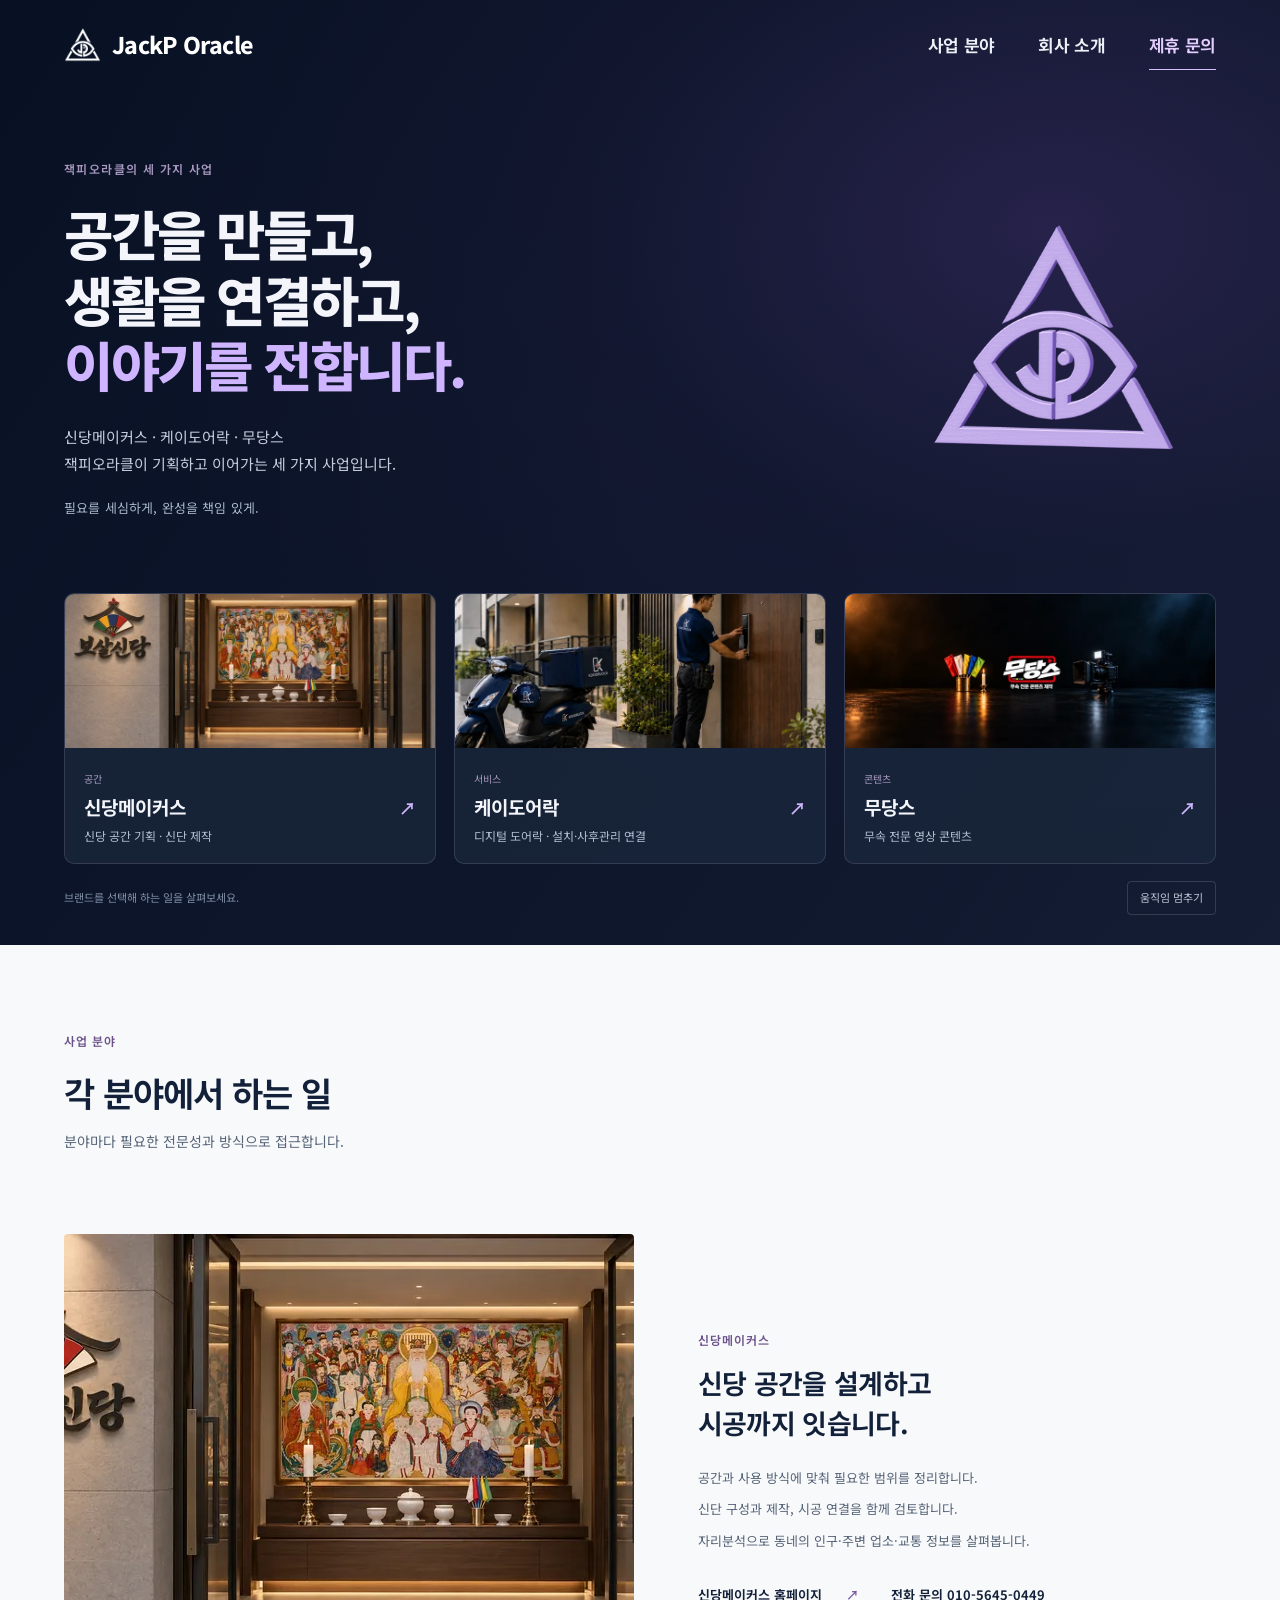
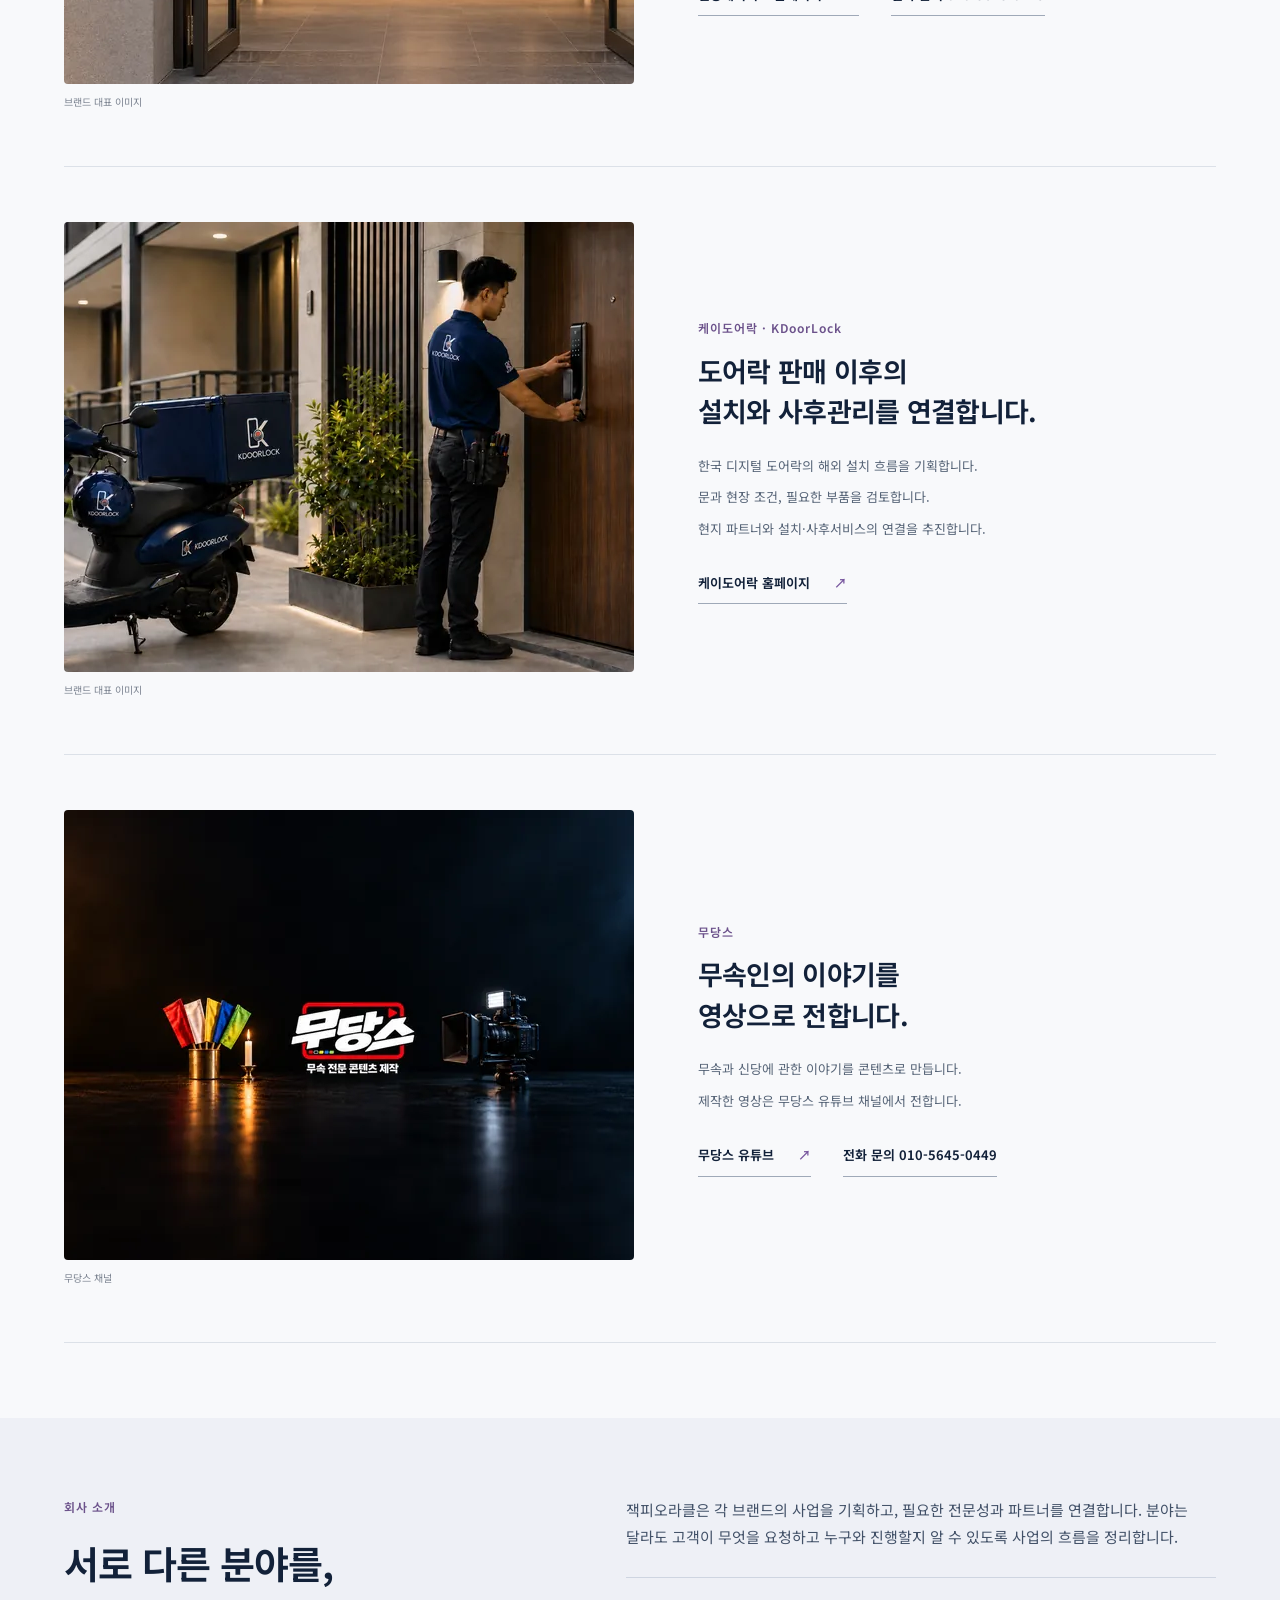
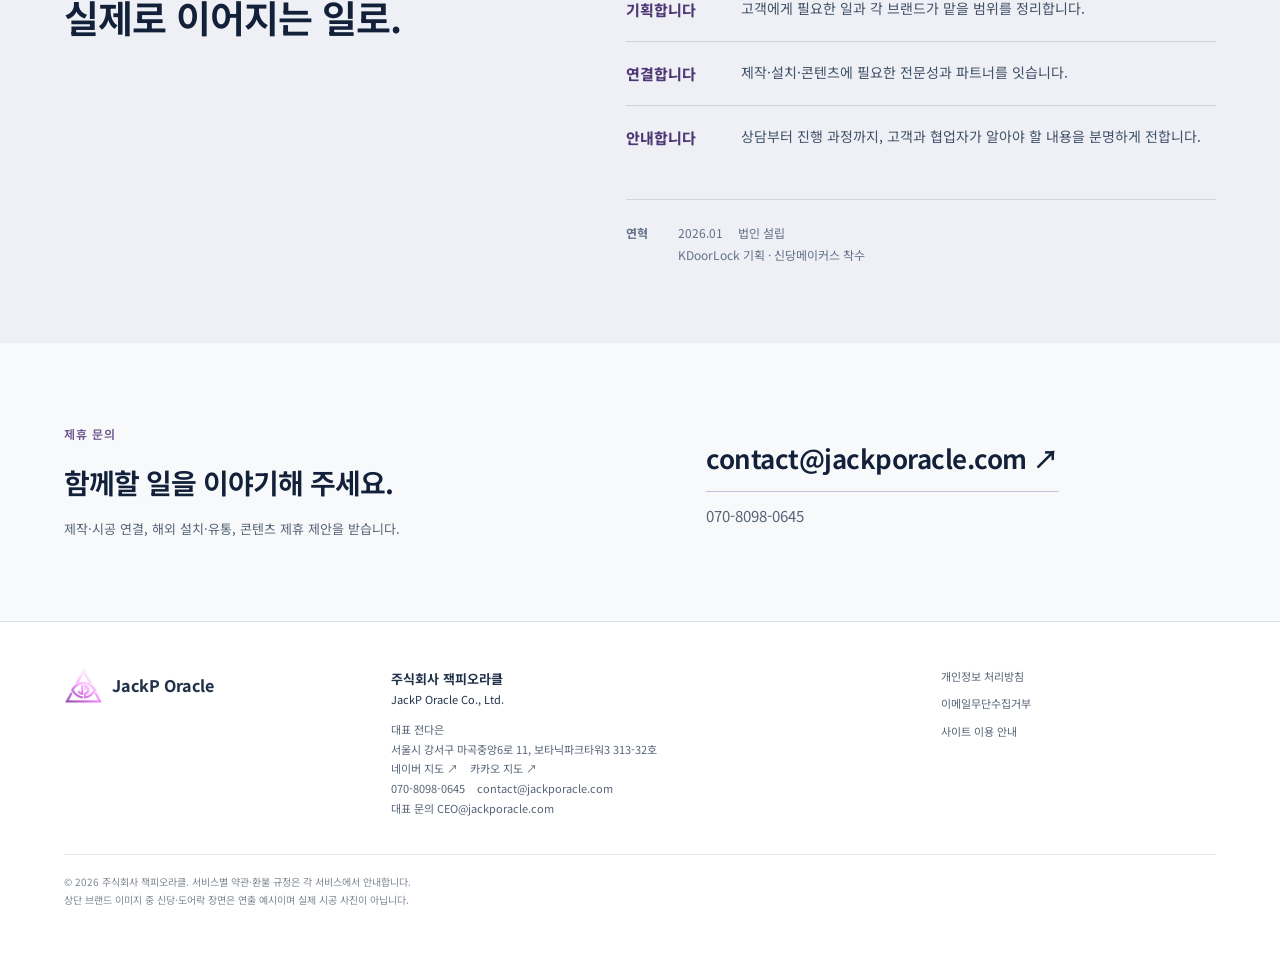
<file: index.html>
<!doctype html>
<html lang="ko"><head><meta charset="utf-8"><meta name="viewport" content="width=device-width,initial-scale=1"><title>주식회사 잭피오라클 | 신당메이커스·케이도어락·무당스</title><meta name="description" content="잭피오라클(JackP Oracle)은 신당메이커스, 케이도어락, 무당스를 기획하고 이어가는 회사입니다. 사업 소개와 제휴 문의."><meta property="og:title" content="잭피오라클"><meta property="og:description" content="필요를 세심하게, 완성을 책임 있게."><meta property="og:type" content="website"><meta property="og:image" content="https://jackporacle.com/og.jpg"><meta property="og:url" content="https://jackporacle.com/"><meta name="twitter:card" content="summary_large_image"><link rel="canonical" href="https://jackporacle.com/"><script type="application/ld+json">{"@context":"https://schema.org","@type":"Organization","name":"주식회사 잭피오라클","alternateName":"JackP Oracle","url":"https://jackporacle.com/","logo":"https://jackporacle.com/assets/jackp-logo.webp","email":"contact@jackporacle.com","telephone":"070-8098-0645","address":{"@type":"PostalAddress","streetAddress":"마곡중앙6로 11, 보타닉파크타워3 313-32호","addressLocality":"강서구","addressRegion":"서울특별시","addressCountry":"KR"},"brand":[{"@type":"Brand","name":"신당메이커스","url":"https://shindangmakers.com/"},{"@type":"Brand","name":"케이도어락","url":"https://kdoorlock.com/"},{"@type":"Brand","name":"무당스","url":"https://www.youtube.com/@mudangss"}]}</script><meta property="og:image:width" content="1200"><meta property="og:image:height" content="630"><link rel="icon" href="assets/favicon.webp"><link rel="stylesheet" href="reorganize.css"><script src="site.config.js" defer></script><script src="site-runtime.js" defer></script><script src="reorganize.js" defer></script><link rel="stylesheet" href="header-editorial.css"><link rel="stylesheet" href="restored-logo.css"><link rel="stylesheet" href="company-depth.css"><script src="restored-logo-loader.js" defer></script><script src="selected-logo-float.js" defer></script><link rel="stylesheet" href="title-motion.css"></head>
<body><a class="skip" href="#main">본문으로 이동</a>
<header class="site-header"><div class="header-inner"><a class="wordmark" href="#main"><img src="assets/jackp-logo-ui.webp" width="32" height="32" alt=""><span>JackP Oracle</span></a><nav aria-label="주 메뉴"><a href="#business">사업 분야</a><a href="#company">회사 소개</a><a href="#contact">제휴 문의 <span aria-hidden="true">↗</span></a></nav></div></header>
<main id="main">
<section id="introduction" class="hero" aria-labelledby="hero-title"><div class="shell"><div class="hero-top"><div class="hero-copy"><p class="eyebrow">잭피오라클의 세 가지 사업</p><h1 id="hero-title"><span>공간을 만들고,</span><span>생활을 연결하고,</span><span>이야기를 전합니다.</span></h1><p class="hero-description">신당메이커스 · 케이도어락 · 무당스<br>잭피오라클이 기획하고 이어가는 세 가지 사업입니다.</p><p class="promise">필요를 세심하게, 완성을 책임 있게.</p></div><div class="logo-stage sculpture" aria-hidden="true" data-render="static"><img src="assets/logo-volume.webp" width="600" height="500" alt=""><canvas aria-hidden="true"></canvas></div></div>
<div class="brand-cards" aria-label="브랜드 소개 바로가기">
<a href="#makers" class="brand-card"><img src="assets/brands/makers.webp" width="800" height="450" alt="신당메이커스 대표 이미지"><div><span class="category">공간</span><h2>신당메이커스 <span aria-hidden="true">↗</span></h2><p>신당 공간 기획 · 신단 제작</p></div></a>
<a href="#kdoorlock" class="brand-card"><img src="assets/brands/kdoorlock.webp" width="800" height="450" alt="케이도어락 대표 이미지"><div><span class="category">서비스</span><h2>케이도어락 <span aria-hidden="true">↗</span></h2><p>디지털 도어락 · 설치·사후관리 연결</p></div></a>
<a href="#mudangs" class="brand-card"><img src="assets/brands/mudangs.webp" width="800" height="450" alt="무당스 대표 이미지"><div><span class="category">콘텐츠</span><h2>무당스 <span aria-hidden="true">↗</span></h2><p>무속 전문 영상 콘텐츠</p></div></a>
</div><div class="hero-bottom"><p>브랜드를 선택해 하는 일을 살펴보세요.</p><button id="motion-toggle" type="button" hidden aria-pressed="false">움직임 멈추기</button></div></div></section>
<section id="business" class="business shell" aria-labelledby="business-title"><div class="section-intro"><p class="eyebrow">사업 분야</p><h2 id="business-title">각 분야에서 하는 일</h2><p>분야마다 필요한 전문성과 방식으로 접근합니다.</p></div>
<article id="makers" class="brand-story"><figure><img src="assets/brands/makers.webp" width="800" height="450" loading="lazy" alt="신당 공간 연출 이미지"><figcaption>브랜드 대표 이미지</figcaption></figure><div class="story-copy"><p class="eyebrow">신당메이커스</p><h3>신당 공간을 설계하고<br>시공까지 잇습니다.</h3><ul><li>공간과 사용 방식에 맞춰 필요한 범위를 정리합니다.</li><li>신단 구성과 제작, 시공 연결을 함께 검토합니다.</li><li>자리분석으로 동네의 인구·주변 업소·교통 정보를 살펴봅니다.</li></ul><a class="text-link" href="https://shindangmakers.com" target="_blank" rel="noopener noreferrer">신당메이커스 홈페이지 <span aria-hidden="true">↗</span></a> <a class="text-link story-phone" href="tel:01056450449">전화 문의 010-5645-0449</a></div></article>
<article id="kdoorlock" class="brand-story"><figure><img src="assets/brands/kdoorlock.webp" width="800" height="450" loading="lazy" alt="도어락 설치 장면 연출 이미지"><figcaption>브랜드 대표 이미지</figcaption></figure><div class="story-copy"><p class="eyebrow">케이도어락 · KDoorLock</p><h3>도어락 판매 이후의<br>설치와 사후관리를 연결합니다.</h3><ul><li>한국 디지털 도어락의 해외 설치 흐름을 기획합니다.</li><li>문과 현장 조건, 필요한 부품을 검토합니다.</li><li>현지 파트너와 설치·사후서비스의 연결을 추진합니다.</li></ul><a class="text-link" href="https://kdoorlock.com/" target="_blank" rel="noopener noreferrer">케이도어락 홈페이지 <span aria-hidden="true">↗</span></a></div></article>
<article id="mudangs" class="brand-story"><figure><img src="assets/brands/mudangs.webp" width="800" height="450" loading="lazy" alt="무당스 채널 대표 이미지"><figcaption>무당스 채널</figcaption></figure><div class="story-copy"><p class="eyebrow">무당스</p><h3>무속인의 이야기를<br>영상으로 전합니다.</h3><ul><li>무속과 신당에 관한 이야기를 콘텐츠로 만듭니다.</li><li>제작한 영상은 무당스 유튜브 채널에서 전합니다.</li></ul><a class="text-link" href="https://www.youtube.com/@mudangss" target="_blank" rel="noopener noreferrer">무당스 유튜브 <span aria-hidden="true">↗</span></a> <a class="text-link story-phone" href="tel:01056450449">전화 문의 010-5645-0449</a></div></article>
</section>
<section id="company" class="company" aria-labelledby="company-title"><div class="shell company-layout"><div><p class="eyebrow">회사 소개</p><h2 id="company-title">서로 다른 분야를,<br>실제로 이어지는 일로.</h2></div><div class="company-copy"><p>잭피오라클은 각 브랜드의 사업을 기획하고, 필요한 전문성과 파트너를 연결합니다. 분야는 달라도 고객이 무엇을 요청하고 누구와 진행할지 알 수 있도록 사업의 흐름을 정리합니다.</p><dl class="company-roles"><div><dt>기획합니다</dt><dd>고객에게 필요한 일과 각 브랜드가 맡을 범위를 정리합니다.</dd></div><div><dt>연결합니다</dt><dd>제작·설치·콘텐츠에 필요한 전문성과 파트너를 잇습니다.</dd></div><div><dt>안내합니다</dt><dd>상담부터 진행 과정까지, 고객과 협업자가 알아야 할 내용을 분명하게 전합니다.</dd></div></dl><div class="history"><strong>연혁</strong><ul><li><time>2026.01</time> 법인 설립</li><li>KDoorLock 기획 · 신당메이커스 착수</li></ul></div></div></div></section>
<section id="contact" class="contact shell" aria-labelledby="contact-title"><div><p class="eyebrow">제휴 문의</p><h2 id="contact-title">함께할 일을 이야기해 주세요.</h2><p>제작·시공 연결, 해외 설치·유통, 콘텐츠 제휴 제안을 받습니다.</p></div><div class="contact-links"><a href="mailto:contact@jackporacle.com">contact@jackporacle.com <span aria-hidden="true">↗</span></a><a href="tel:07080980645">070-8098-0645</a></div></section>
</main><div class="footer-wrap"><div class="shell"><footer id="company-footer" class="company-footer">
  <a class="wordmark" href="index.html#main"><img src="assets/jackp-logo-ui.webp" width="38" height="38" alt=""><span>JackP Oracle</span></a>
  <div class="company-details"><h2>주식회사 잭피오라클 <span>JackP Oracle Co., Ltd.</span></h2>
    <p data-company-row="">대표 <span data-company-representative="">전다은</span></p>
    <address>서울시 강서구 마곡중앙6로 11, 보타닉파크타워3 313-32호</address>
    <div class="map-links"><a href="https://map.naver.com/p/search/서울시%20강서구%20마곡중앙6로%2011" target="_blank" rel="noopener noreferrer">네이버 지도 ↗</a><a href="https://map.kakao.com/link/search/서울시%20강서구%20마곡중앙6로%2011" target="_blank" rel="noopener noreferrer">카카오 지도 ↗</a></div>
    <p class="company-contacts"><a href="tel:07080980645">070-8098-0645</a><a href="mailto:contact@jackporacle.com">contact@jackporacle.com</a></p>
    <p>대표 문의 <a href="mailto:CEO@jackporacle.com">CEO@jackporacle.com</a></p>
  </div>
  <nav class="legal-links" aria-label="법무 안내"><a href="privacy.html" id="privacy-link">개인정보 처리방침</a><a href="email-refusal.html">이메일무단수집거부</a><a href="site-notice.html">사이트 이용 안내</a></nav>
  <p class="copyright">© 2026 주식회사 잭피오라클. 서비스별 약관·환불 규정은 각 서비스에서 안내합니다.<br>상단 브랜드 이미지 중 신당·도어락 장면은 연출 예시이며 실제 시공 사진이 아닙니다.</p>
</footer></div></div></body></html>
</file>
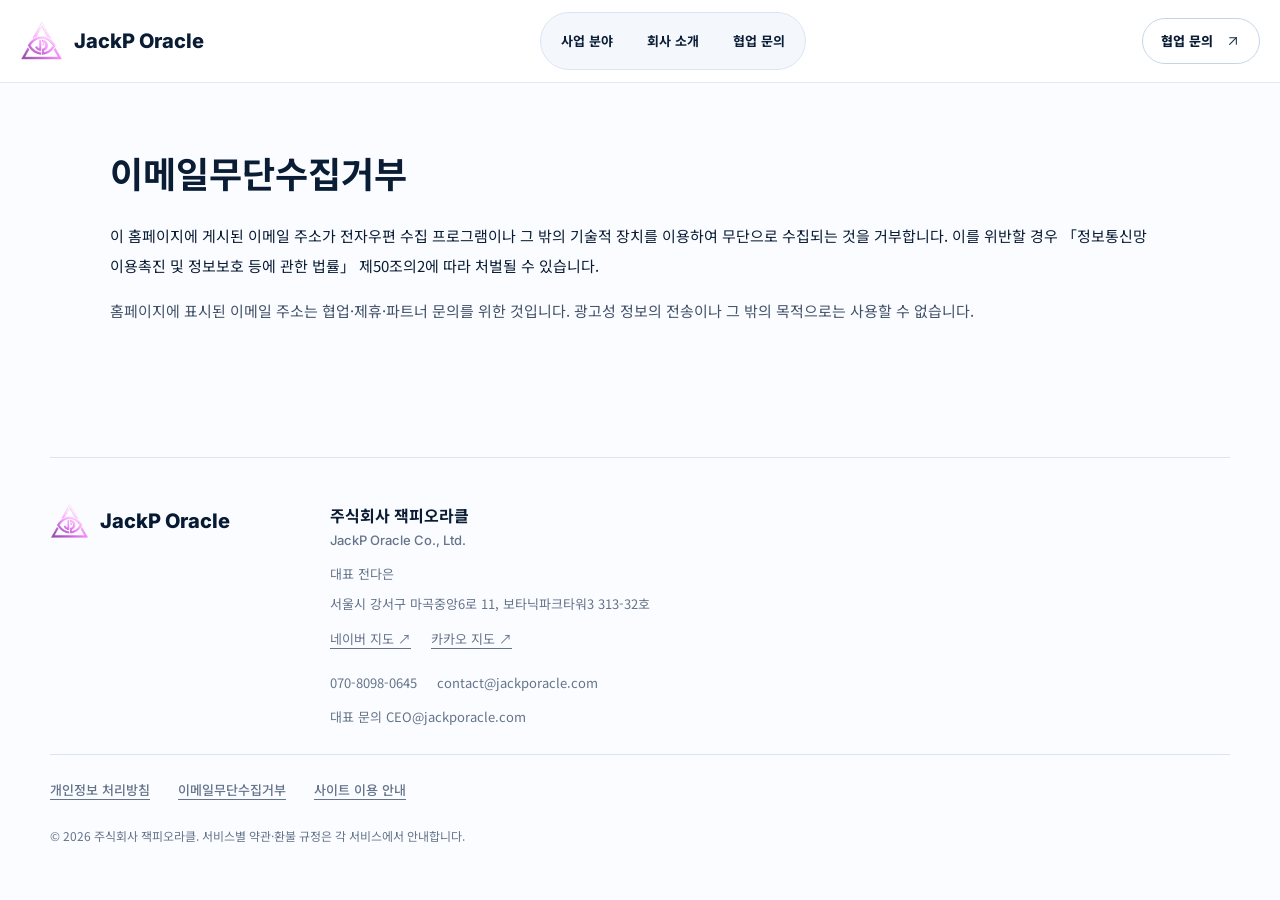
<file: email-refusal.html>
<!doctype html>
<html lang="ko"><head><meta charset="utf-8"><meta name="viewport" content="width=device-width,initial-scale=1"><meta name="theme-color" content="#071a33"><title>이메일무단수집거부 | 잭피오라클</title><link rel="stylesheet" href="site.css"><link rel="stylesheet" href="legal.css"><script src="site.config.js" defer=""></script><script src="site-runtime.js" defer=""></script><meta name="description" content="잭피오라클 | 사업 분야 · 회사 소개 · 협업 문의"><meta property="og:title" content="잭피오라클"><meta property="og:description" content="필요를 세심하게, 완성을 책임 있게."><meta property="og:type" content="website"><meta property="og:image" content="https://jackporacle.com/og.jpg"><meta property="og:image:width" content="1200"><meta property="og:image:height" content="630"><meta name="twitter:card" content="summary_large_image"><meta name="twitter:image" content="https://jackporacle.com/og.jpg"><link rel="icon" href="assets/jackp-logo.webp"><meta property="og:url" content="https://jackporacle.com/email-refusal.html"></head>
<body class="company-v6 legal-page"><a class="skip" href="#main">본문으로 이동</a><header class="site-header"><div class="header-inner"><a class="wordmark" href="index.html#main"><img src="assets/jackp-logo.webp" width="42" height="42" alt=""><span>JackP Oracle</span></a><nav aria-label="주 메뉴"><a href="index.html#business">사업 분야</a><a href="index.html#company">회사 소개</a><a href="index.html#contact">협업 문의</a></nav><a class="header-contact" href="index.html#contact">협업 문의 <img src="assets/arrow-up-right.svg" width="16" height="16" alt=""></a></div></header><main id="main" class="legal-document"><h1>이메일무단수집거부</h1><div id="legal-body"><p>이 홈페이지에 게시된 이메일 주소가 전자우편 수집 프로그램이나 그 밖의 기술적 장치를 이용하여 무단으로 수집되는 것을 거부합니다. 이를 위반할 경우 「정보통신망 이용촉진 및 정보보호 등에 관한 법률」 제50조의2에 따라 처벌될 수 있습니다.</p>
<p>홈페이지에 표시된 이메일 주소는 협업·제휴·파트너 문의를 위한 것입니다. 광고성 정보의 전송이나 그 밖의 목적으로는 사용할 수 없습니다.</p>
</div></main><div class="shell"><footer id="company-footer" class="company-footer">
  <a class="wordmark" href="index.html#main"><img src="assets/jackp-logo.webp" width="38" height="38" alt=""><span>JackP Oracle</span></a>
  <div class="company-details"><h2>주식회사 잭피오라클 <span>JackP Oracle Co., Ltd.</span></h2>
    <p data-company-row="">대표 <span data-company-representative="">전다은</span></p>
    <address>서울시 강서구 마곡중앙6로 11, 보타닉파크타워3 313-32호</address>
    <div class="map-links"><a href="https://map.naver.com/p/search/서울시%20강서구%20마곡중앙6로%2011" target="_blank" rel="noopener noreferrer">네이버 지도 ↗</a><a href="https://map.kakao.com/link/search/서울시%20강서구%20마곡중앙6로%2011" target="_blank" rel="noopener noreferrer">카카오 지도 ↗</a></div>
    <p class="company-contacts"><a href="tel:07080980645">070-8098-0645</a><a href="mailto:contact@jackporacle.com">contact@jackporacle.com</a></p>
    <p>대표 문의 <a href="mailto:CEO@jackporacle.com">CEO@jackporacle.com</a></p>
  </div>
  <nav class="legal-links" aria-label="법무 안내"><a href="privacy.html" id="privacy-link">개인정보 처리방침</a><a href="email-refusal.html">이메일무단수집거부</a><a href="site-notice.html">사이트 이용 안내</a></nav>
  <p class="copyright">© 2026 주식회사 잭피오라클. 서비스별 약관·환불 규정은 각 서비스에서 안내합니다.</p>
</footer></div></body></html>
</file>
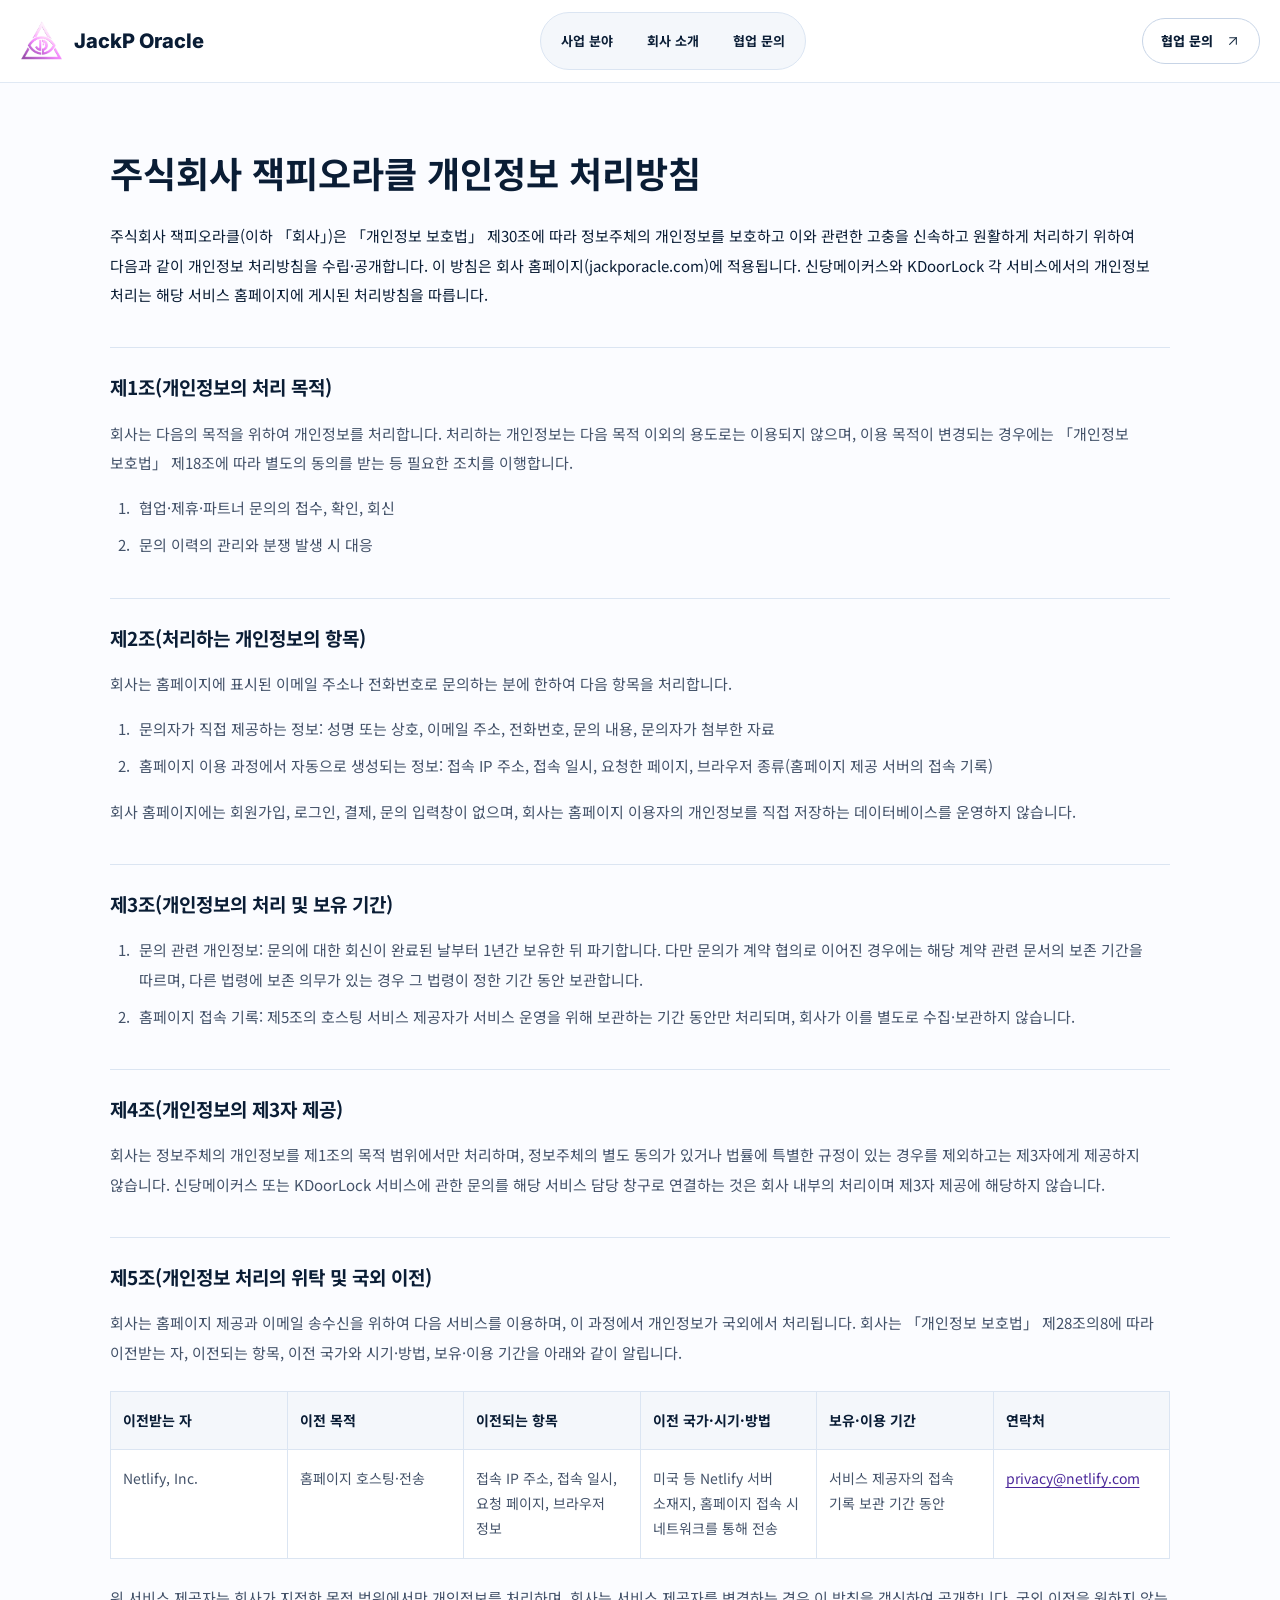
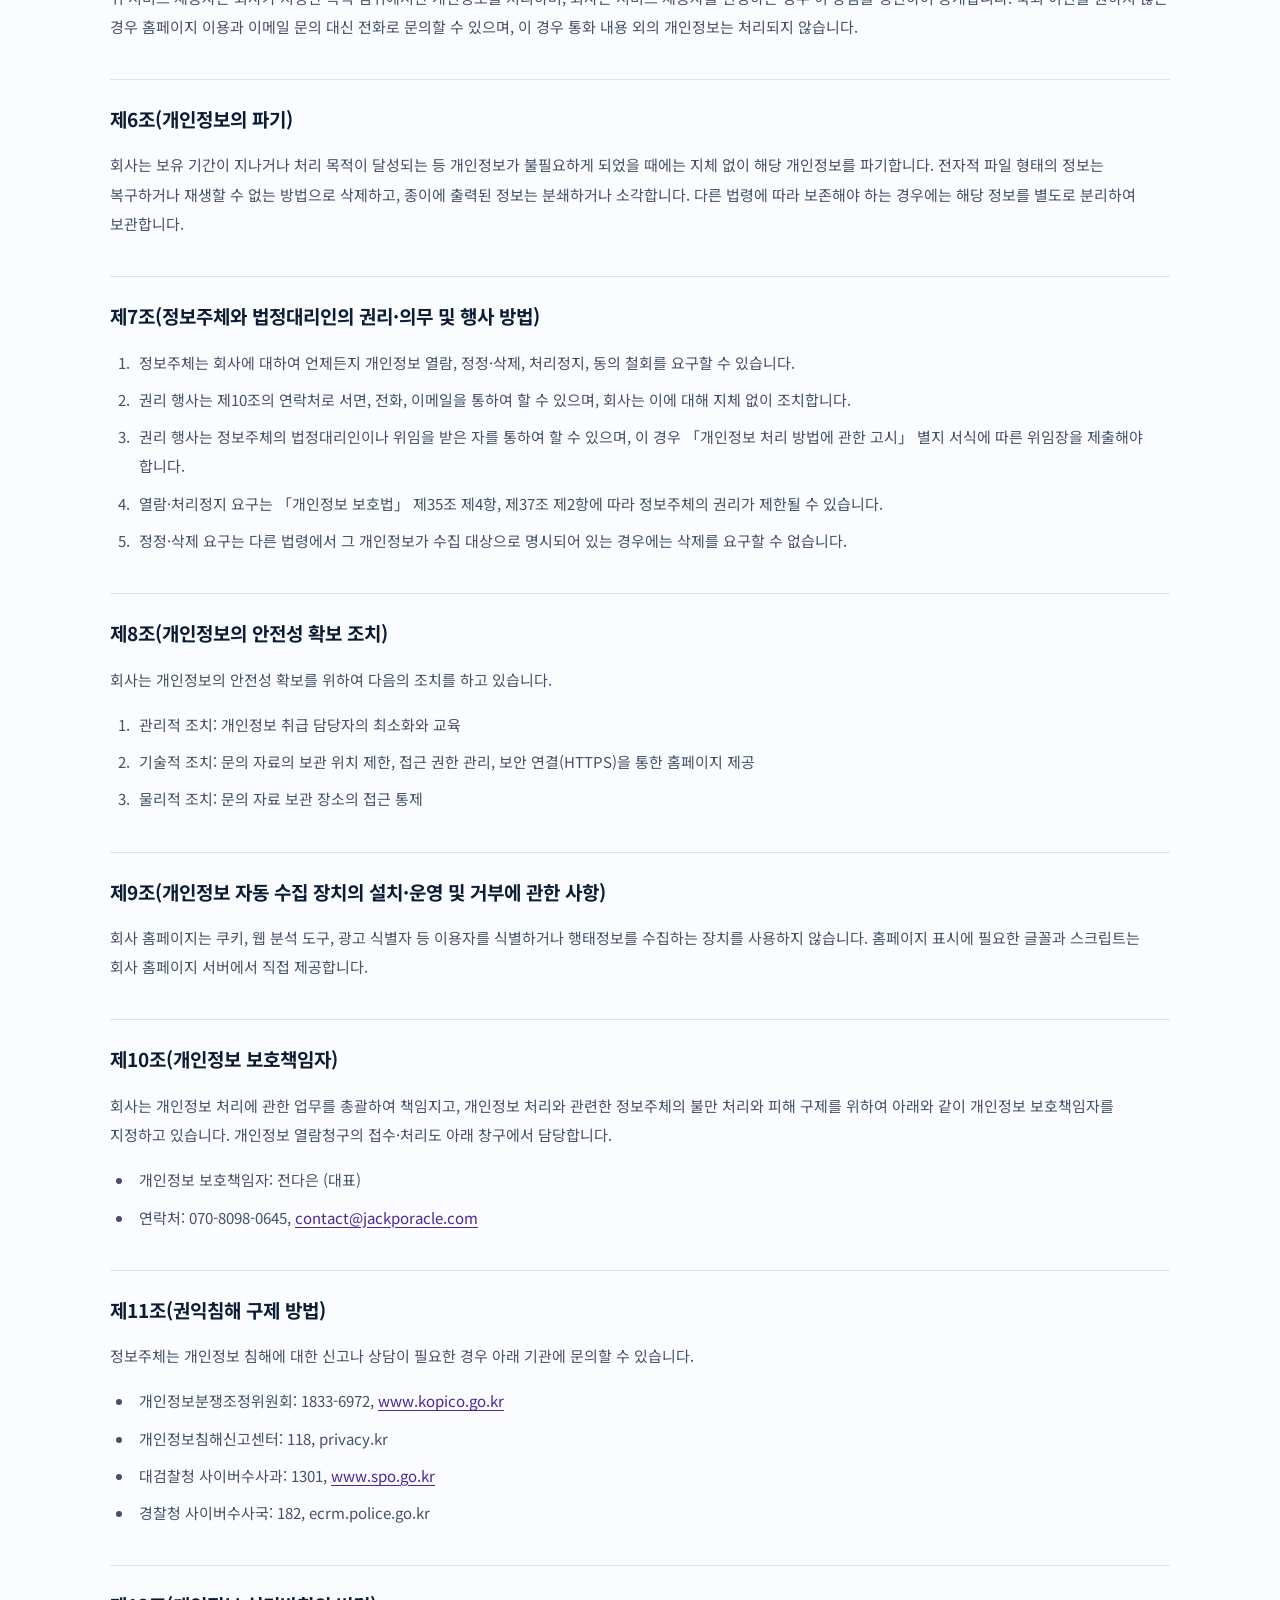
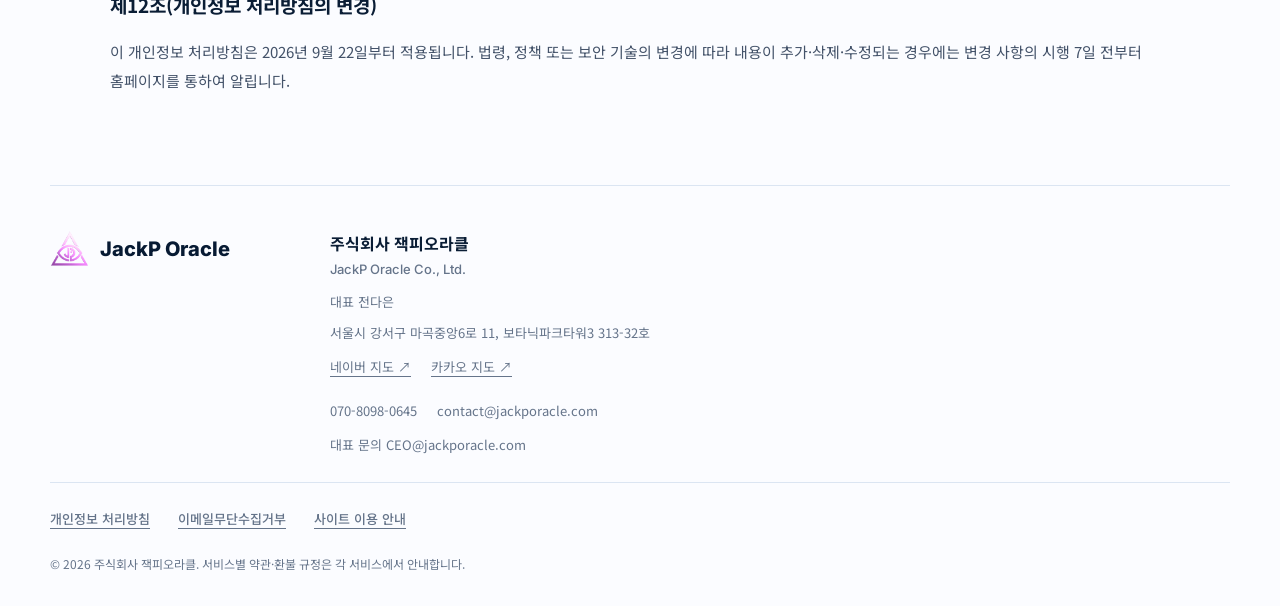
<file: privacy.html>
<!doctype html>
<html lang="ko"><head><meta charset="utf-8"><meta name="viewport" content="width=device-width,initial-scale=1"><meta name="theme-color" content="#071a33"><title>개인정보 처리방침 | 잭피오라클</title><link rel="stylesheet" href="site.css"><link rel="stylesheet" href="legal.css"><script src="site.config.js" defer=""></script><script src="site-runtime.js" defer=""></script><meta name="description" content="잭피오라클 | 사업 분야 · 회사 소개 · 협업 문의"><meta property="og:title" content="잭피오라클"><meta property="og:description" content="필요를 세심하게, 완성을 책임 있게."><meta property="og:type" content="website"><meta property="og:image" content="https://jackporacle.com/og.jpg"><meta property="og:image:width" content="1200"><meta property="og:image:height" content="630"><meta name="twitter:card" content="summary_large_image"><meta name="twitter:image" content="https://jackporacle.com/og.jpg"><link rel="icon" href="assets/jackp-logo.webp"><meta property="og:url" content="https://jackporacle.com/privacy.html"></head>
<body class="company-v6 legal-page"><a class="skip" href="#main">본문으로 이동</a><header class="site-header"><div class="header-inner"><a class="wordmark" href="index.html#main"><img src="assets/jackp-logo.webp" width="42" height="42" alt=""><span>JackP Oracle</span></a><nav aria-label="주 메뉴"><a href="index.html#business">사업 분야</a><a href="index.html#company">회사 소개</a><a href="index.html#contact">협업 문의</a></nav><a class="header-contact" href="index.html#contact">협업 문의 <img src="assets/arrow-up-right.svg" width="16" height="16" alt=""></a></div></header><main id="main" class="legal-document"><h1>주식회사 잭피오라클 개인정보 처리방침</h1><div id="legal-body"><p>주식회사 잭피오라클(이하 「회사」)은 「개인정보 보호법」 제30조에 따라 정보주체의 개인정보를 보호하고 이와 관련한 고충을 신속하고 원활하게 처리하기 위하여 다음과 같이 개인정보 처리방침을 수립·공개합니다. 이 방침은 회사 홈페이지(jackporacle.com)에 적용됩니다. 신당메이커스와 KDoorLock 각 서비스에서의 개인정보 처리는 해당 서비스 홈페이지에 게시된 처리방침을 따릅니다.</p>
<h2>제1조(개인정보의 처리 목적)</h2><p>회사는 다음의 목적을 위하여 개인정보를 처리합니다. 처리하는 개인정보는 다음 목적 이외의 용도로는 이용되지 않으며, 이용 목적이 변경되는 경우에는 「개인정보 보호법」 제18조에 따라 별도의 동의를 받는 등 필요한 조치를 이행합니다.</p>
<ol>
<li value="1">협업·제휴·파트너 문의의 접수, 확인, 회신</li>
<li value="2">문의 이력의 관리와 분쟁 발생 시 대응</li>
</ol>
<h2>제2조(처리하는 개인정보의 항목)</h2><p>회사는 홈페이지에 표시된 이메일 주소나 전화번호로 문의하는 분에 한하여 다음 항목을 처리합니다.</p>
<ol>
<li value="1">문의자가 직접 제공하는 정보: 성명 또는 상호, 이메일 주소, 전화번호, 문의 내용, 문의자가 첨부한 자료</li>
<li value="2">홈페이지 이용 과정에서 자동으로 생성되는 정보: 접속 IP 주소, 접속 일시, 요청한 페이지, 브라우저 종류(홈페이지 제공 서버의 접속 기록)</li>
</ol>
<p>회사 홈페이지에는 회원가입, 로그인, 결제, 문의 입력창이 없으며, 회사는 홈페이지 이용자의 개인정보를 직접 저장하는 데이터베이스를 운영하지 않습니다.</p>
<h2>제3조(개인정보의 처리 및 보유 기간)</h2>
<ol>
<li value="1">문의 관련 개인정보: 문의에 대한 회신이 완료된 날부터 1년간 보유한 뒤 파기합니다. 다만 문의가 계약 협의로 이어진 경우에는 해당 계약 관련 문서의 보존 기간을 따르며, 다른 법령에 보존 의무가 있는 경우 그 법령이 정한 기간 동안 보관합니다.</li>
<li value="2">홈페이지 접속 기록: 제5조의 호스팅 서비스 제공자가 서비스 운영을 위해 보관하는 기간 동안만 처리되며, 회사가 이를 별도로 수집·보관하지 않습니다.</li>
</ol>
<h2>제4조(개인정보의 제3자 제공)</h2><p>회사는 정보주체의 개인정보를 제1조의 목적 범위에서만 처리하며, 정보주체의 별도 동의가 있거나 법률에 특별한 규정이 있는 경우를 제외하고는 제3자에게 제공하지 않습니다. 신당메이커스 또는 KDoorLock 서비스에 관한 문의를 해당 서비스 담당 창구로 연결하는 것은 회사 내부의 처리이며 제3자 제공에 해당하지 않습니다.</p>
<h2>제5조(개인정보 처리의 위탁 및 국외 이전)</h2><p>회사는 홈페이지 제공과 이메일 송수신을 위하여 다음 서비스를 이용하며, 이 과정에서 개인정보가 국외에서 처리됩니다. 회사는 「개인정보 보호법」 제28조의8에 따라 이전받는 자, 이전되는 항목, 이전 국가와 시기·방법, 보유·이용 기간을 아래와 같이 알립니다.</p>
<table role="table"><thead role="rowgroup"><tr role="row"><th scope="col" role="columnheader">이전받는 자</th><th scope="col" role="columnheader">이전 목적</th><th scope="col" role="columnheader">이전되는 항목</th><th scope="col" role="columnheader">이전 국가·시기·방법</th><th scope="col" role="columnheader">보유·이용 기간</th><th scope="col" role="columnheader">연락처</th></tr></thead><tbody role="rowgroup"><tr role="row"><td role="cell" data-label="이전받는 자">Netlify, Inc.</td><td role="cell" data-label="이전 목적">홈페이지 호스팅·전송</td><td role="cell" data-label="이전되는 항목">접속 IP 주소, 접속 일시, 요청 페이지, 브라우저 정보</td><td role="cell" data-label="이전 국가·시기·방법">미국 등 Netlify 서버 소재지, 홈페이지 접속 시 네트워크를 통해 전송</td><td role="cell" data-label="보유·이용 기간">서비스 제공자의 접속 기록 보관 기간 동안</td><td role="cell" data-label="연락처"><a href="mailto:privacy@netlify.com">privacy@netlify.com</a></td></tr></tbody></table>
<p>위 서비스 제공자는 회사가 지정한 목적 범위에서만 개인정보를 처리하며, 회사는 서비스 제공자를 변경하는 경우 이 방침을 갱신하여 공개합니다. 국외 이전을 원하지 않는 경우 홈페이지 이용과 이메일 문의 대신 전화로 문의할 수 있으며, 이 경우 통화 내용 외의 개인정보는 처리되지 않습니다.</p>
<h2>제6조(개인정보의 파기)</h2><p>회사는 보유 기간이 지나거나 처리 목적이 달성되는 등 개인정보가 불필요하게 되었을 때에는 지체 없이 해당 개인정보를 파기합니다. 전자적 파일 형태의 정보는 복구하거나 재생할 수 없는 방법으로 삭제하고, 종이에 출력된 정보는 분쇄하거나 소각합니다. 다른 법령에 따라 보존해야 하는 경우에는 해당 정보를 별도로 분리하여 보관합니다.</p>
<h2>제7조(정보주체와 법정대리인의 권리·의무 및 행사 방법)</h2>
<ol>
<li value="1">정보주체는 회사에 대하여 언제든지 개인정보 열람, 정정·삭제, 처리정지, 동의 철회를 요구할 수 있습니다.</li>
<li value="2">권리 행사는 제10조의 연락처로 서면, 전화, 이메일을 통하여 할 수 있으며, 회사는 이에 대해 지체 없이 조치합니다.</li>
<li value="3">권리 행사는 정보주체의 법정대리인이나 위임을 받은 자를 통하여 할 수 있으며, 이 경우 「개인정보 처리 방법에 관한 고시」 별지 서식에 따른 위임장을 제출해야 합니다.</li>
<li value="4">열람·처리정지 요구는 「개인정보 보호법」 제35조 제4항, 제37조 제2항에 따라 정보주체의 권리가 제한될 수 있습니다.</li>
<li value="5">정정·삭제 요구는 다른 법령에서 그 개인정보가 수집 대상으로 명시되어 있는 경우에는 삭제를 요구할 수 없습니다.</li>
</ol>
<h2>제8조(개인정보의 안전성 확보 조치)</h2><p>회사는 개인정보의 안전성 확보를 위하여 다음의 조치를 하고 있습니다.</p>
<ol>
<li value="1">관리적 조치: 개인정보 취급 담당자의 최소화와 교육</li>
<li value="2">기술적 조치: 문의 자료의 보관 위치 제한, 접근 권한 관리, 보안 연결(HTTPS)을 통한 홈페이지 제공</li>
<li value="3">물리적 조치: 문의 자료 보관 장소의 접근 통제</li>
</ol>
<h2>제9조(개인정보 자동 수집 장치의 설치·운영 및 거부에 관한 사항)</h2><p>회사 홈페이지는 쿠키, 웹 분석 도구, 광고 식별자 등 이용자를 식별하거나 행태정보를 수집하는 장치를 사용하지 않습니다. 홈페이지 표시에 필요한 글꼴과 스크립트는 회사 홈페이지 서버에서 직접 제공합니다.</p>
<h2>제10조(개인정보 보호책임자)</h2><p>회사는 개인정보 처리에 관한 업무를 총괄하여 책임지고, 개인정보 처리와 관련한 정보주체의 불만 처리와 피해 구제를 위하여 아래와 같이 개인정보 보호책임자를 지정하고 있습니다. 개인정보 열람청구의 접수·처리도 아래 창구에서 담당합니다.</p>
<ul>
<li>개인정보 보호책임자: 전다은 (대표)</li>
<li>연락처: 070-8098-0645, <a href="mailto:contact@jackporacle.com">contact@jackporacle.com</a></li>
</ul>
<h2>제11조(권익침해 구제 방법)</h2><p>정보주체는 개인정보 침해에 대한 신고나 상담이 필요한 경우 아래 기관에 문의할 수 있습니다.</p>
<ul>
<li>개인정보분쟁조정위원회: 1833-6972, <a href="http://www.kopico.go.kr">www.kopico.go.kr</a></li>
<li>개인정보침해신고센터: 118, privacy.kr</li>
<li>대검찰청 사이버수사과: 1301, <a href="http://www.spo.go.kr">www.spo.go.kr</a></li>
<li>경찰청 사이버수사국: 182, ecrm.police.go.kr</li>
</ul>
<h2>제12조(개인정보 처리방침의 변경)</h2><p>이 개인정보 처리방침은 2026년 9월 22일부터 적용됩니다. 법령, 정책 또는 보안 기술의 변경에 따라 내용이 추가·삭제·수정되는 경우에는 변경 사항의 시행 7일 전부터 홈페이지를 통하여 알립니다.</p>
</div></main><div class="shell"><footer id="company-footer" class="company-footer">
  <a class="wordmark" href="index.html#main"><img src="assets/jackp-logo.webp" width="38" height="38" alt=""><span>JackP Oracle</span></a>
  <div class="company-details"><h2>주식회사 잭피오라클 <span>JackP Oracle Co., Ltd.</span></h2>
    <p data-company-row="">대표 <span data-company-representative="">전다은</span></p>
    <address>서울시 강서구 마곡중앙6로 11, 보타닉파크타워3 313-32호</address>
    <div class="map-links"><a href="https://map.naver.com/p/search/서울시%20강서구%20마곡중앙6로%2011" target="_blank" rel="noopener noreferrer">네이버 지도 ↗</a><a href="https://map.kakao.com/link/search/서울시%20강서구%20마곡중앙6로%2011" target="_blank" rel="noopener noreferrer">카카오 지도 ↗</a></div>
    <p class="company-contacts"><a href="tel:07080980645">070-8098-0645</a><a href="mailto:contact@jackporacle.com">contact@jackporacle.com</a></p>
    <p>대표 문의 <a href="mailto:CEO@jackporacle.com">CEO@jackporacle.com</a></p>
  </div>
  <nav class="legal-links" aria-label="법무 안내"><a href="privacy.html" id="privacy-link">개인정보 처리방침</a><a href="email-refusal.html">이메일무단수집거부</a><a href="site-notice.html">사이트 이용 안내</a></nav>
  <p class="copyright">© 2026 주식회사 잭피오라클. 서비스별 약관·환불 규정은 각 서비스에서 안내합니다.</p>
</footer></div></body></html>
</file>
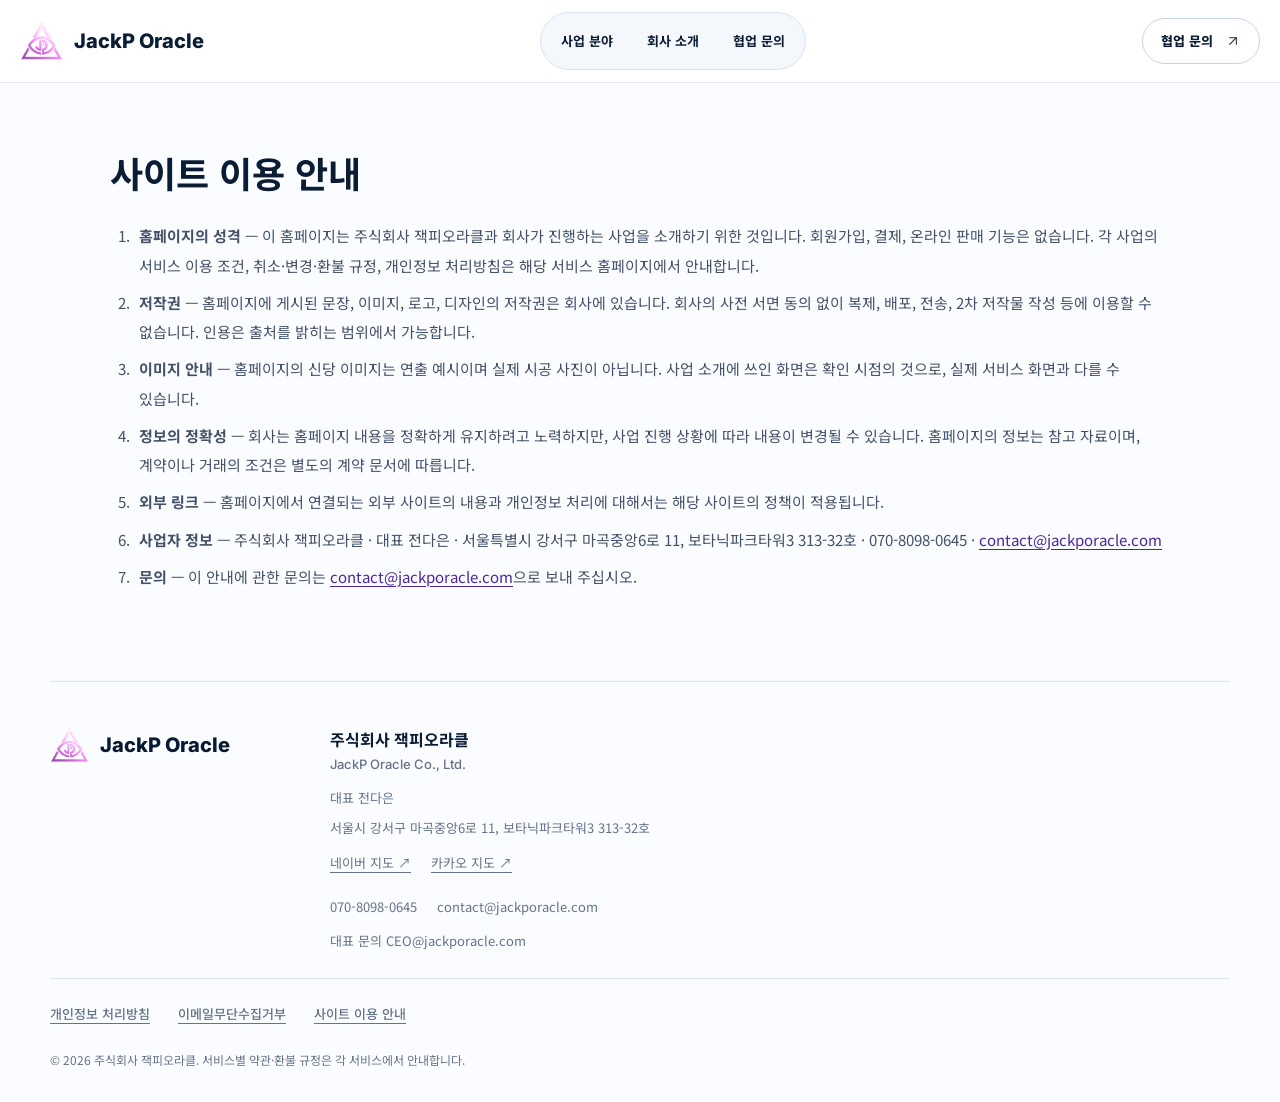
<file: site-notice.html>
<!doctype html>
<html lang="ko"><head><meta charset="utf-8"><meta name="viewport" content="width=device-width,initial-scale=1"><meta name="theme-color" content="#071a33"><title>사이트 이용 안내 | 잭피오라클</title><link rel="stylesheet" href="site.css"><link rel="stylesheet" href="legal.css"><script src="site.config.js" defer=""></script><script src="site-runtime.js" defer=""></script><meta name="description" content="잭피오라클 | 사업 분야 · 회사 소개 · 협업 문의"><meta property="og:title" content="잭피오라클"><meta property="og:description" content="필요를 세심하게, 완성을 책임 있게."><meta property="og:type" content="website"><meta property="og:image" content="https://jackporacle.com/og.jpg"><meta property="og:image:width" content="1200"><meta property="og:image:height" content="630"><meta name="twitter:card" content="summary_large_image"><meta name="twitter:image" content="https://jackporacle.com/og.jpg"><link rel="icon" href="assets/jackp-logo.webp"><meta property="og:url" content="https://jackporacle.com/site-notice.html"></head>
<body class="company-v6 legal-page"><a class="skip" href="#main">본문으로 이동</a><header class="site-header"><div class="header-inner"><a class="wordmark" href="index.html#main"><img src="assets/jackp-logo.webp" width="42" height="42" alt=""><span>JackP Oracle</span></a><nav aria-label="주 메뉴"><a href="index.html#business">사업 분야</a><a href="index.html#company">회사 소개</a><a href="index.html#contact">협업 문의</a></nav><a class="header-contact" href="index.html#contact">협업 문의 <img src="assets/arrow-up-right.svg" width="16" height="16" alt=""></a></div></header><main id="main" class="legal-document"><h1>사이트 이용 안내</h1><div id="legal-body"><ol>
<li value="1"><p><strong>홈페이지의 성격</strong> — 이 홈페이지는 주식회사 잭피오라클과 회사가 진행하는 사업을 소개하기 위한 것입니다. 회원가입, 결제, 온라인 판매 기능은 없습니다. 각 사업의 서비스 이용 조건, 취소·변경·환불 규정, 개인정보 처리방침은 해당 서비스 홈페이지에서 안내합니다.</p>
</li>
<li value="2"><p><strong>저작권</strong> — 홈페이지에 게시된 문장, 이미지, 로고, 디자인의 저작권은 회사에 있습니다. 회사의 사전 서면 동의 없이 복제, 배포, 전송, 2차 저작물 작성 등에 이용할 수 없습니다. 인용은 출처를 밝히는 범위에서 가능합니다.</p>
</li>
<li value="3"><p><strong>이미지 안내</strong> — 홈페이지의 신당 이미지는 연출 예시이며 실제 시공 사진이 아닙니다. 사업 소개에 쓰인 화면은 확인 시점의 것으로, 실제 서비스 화면과 다를 수 있습니다.</p>
</li>
<li value="4"><p><strong>정보의 정확성</strong> — 회사는 홈페이지 내용을 정확하게 유지하려고 노력하지만, 사업 진행 상황에 따라 내용이 변경될 수 있습니다. 홈페이지의 정보는 참고 자료이며, 계약이나 거래의 조건은 별도의 계약 문서에 따릅니다.</p>
</li>
<li value="5"><p><strong>외부 링크</strong> — 홈페이지에서 연결되는 외부 사이트의 내용과 개인정보 처리에 대해서는 해당 사이트의 정책이 적용됩니다.</p>
</li>
<li value="6"><p><strong>사업자 정보</strong> — 주식회사 잭피오라클 · 대표 전다은 · 서울특별시 강서구 마곡중앙6로 11, 보타닉파크타워3 313-32호 · 070-8098-0645 · <a href="mailto:contact@jackporacle.com">contact@jackporacle.com</a></p>
</li>
<li value="7"><p><strong>문의</strong> — 이 안내에 관한 문의는 <a href="mailto:contact@jackporacle.com">contact@jackporacle.com</a>으로 보내 주십시오.</p>
</li>
</ol>
</div></main><div class="shell"><footer id="company-footer" class="company-footer">
  <a class="wordmark" href="index.html#main"><img src="assets/jackp-logo.webp" width="38" height="38" alt=""><span>JackP Oracle</span></a>
  <div class="company-details"><h2>주식회사 잭피오라클 <span>JackP Oracle Co., Ltd.</span></h2>
    <p data-company-row="">대표 <span data-company-representative="">전다은</span></p>
    <address>서울시 강서구 마곡중앙6로 11, 보타닉파크타워3 313-32호</address>
    <div class="map-links"><a href="https://map.naver.com/p/search/서울시%20강서구%20마곡중앙6로%2011" target="_blank" rel="noopener noreferrer">네이버 지도 ↗</a><a href="https://map.kakao.com/link/search/서울시%20강서구%20마곡중앙6로%2011" target="_blank" rel="noopener noreferrer">카카오 지도 ↗</a></div>
    <p class="company-contacts"><a href="tel:07080980645">070-8098-0645</a><a href="mailto:contact@jackporacle.com">contact@jackporacle.com</a></p>
    <p>대표 문의 <a href="mailto:CEO@jackporacle.com">CEO@jackporacle.com</a></p>
  </div>
  <nav class="legal-links" aria-label="법무 안내"><a href="privacy.html" id="privacy-link">개인정보 처리방침</a><a href="email-refusal.html">이메일무단수집거부</a><a href="site-notice.html">사이트 이용 안내</a></nav>
  <p class="copyright">© 2026 주식회사 잭피오라클. 서비스별 약관·환불 규정은 각 서비스에서 안내합니다.</p>
</footer></div></body></html>
</file>
<file: reorganize.css>
@font-face{font-family:CompanyNoto;src:url(assets/noto-sans-kr.woff2) format('woff2');font-display:swap}
:root{color-scheme:light;--ink:#122139;--navy:#081124;--accent:#cfb5ff;--muted:#566477}
*{box-sizing:border-box}html{scroll-behavior:smooth;scroll-padding-top:85px}body{margin:0;color:var(--ink);background:#f8f9fb;font:15px/1.8 CompanyNoto,'Malgun Gothic',sans-serif;word-break:keep-all}a{color:inherit;text-decoration:none}button{font:inherit}img{display:block;max-width:100%}h1,h2,h3,p,ul,figure{margin:0}a:focus-visible,button:focus-visible{outline:3px solid #9571cf;outline-offset:5px}.shell{width:min(1180px,90%);margin:auto}.skip{position:fixed;top:-100px;left:20px;z-index:100;background:white;padding:10px}.skip:focus{top:10px}.site-header{position:sticky;top:0;z-index:20;background:#081124f5;color:#f5f3fa;backdrop-filter:blur(12px);border-bottom:1px solid #ffffff12}.header-inner{width:min(1180px,90%);margin:auto;display:flex;justify-content:space-between;align-items:center;min-height:72px;gap:20px}.wordmark{display:flex;gap:10px;align-items:center;font-size:19px;font-weight:750;white-space:nowrap}.site-header nav{display:flex;gap:30px;font-size:13px}.site-header nav a{padding:22px 0;color:#bec9d9}.site-header nav a:hover,.site-header nav a[aria-current]{color:#e3ceff}.hero{background:var(--navy);color:#f4f5fb;padding:28px 0 30px;overflow:hidden}.hero-top{display:grid;grid-template-columns:minmax(0,1fr) 270px;gap:36px;min-height:315px;align-items:center}.eyebrow{font-size:12px;font-weight:600;letter-spacing:1px;margin-bottom:18px;color:#6c528b}.hero .eyebrow{color:#a897bf}.hero h1{font-size:clamp(27px,2.7vw,38px);line-height:1.48;letter-spacing:-1.2px;font-weight:750}.hero h1 span{display:block}.hero h1 span:last-child{color:#d3bcf5;font-size:.85em;font-weight:550;margin-top:5px}.promise{margin-top:25px;font-size:16px;color:#b9c4d7}.logo-stage{height:250px;position:relative}.logo-float{position:relative;width:100%;height:100%}.logo-still,.logo-pieces,.logo-pieces img{position:absolute;inset:0;width:100%;height:100%;object-fit:contain}.logo-pieces{display:none}.brand-cards{display:grid;grid-template-columns:repeat(3,minmax(0,1fr));gap:18px;margin-top:18px}.brand-card{background:#142239;border:1px solid #ffffff20;border-radius:10px;overflow:hidden;transition:transform .2s,border-color .2s}.brand-card:hover{transform:translateY(-4px);border-color:#ad90da}.brand-card>img{width:100%;height:137px;object-fit:cover}.brand-card>div{padding:15px 19px 17px}.category{font-size:10px;color:#a99abf}.brand-card h2{display:flex;justify-content:space-between;align-items:center;font-size:19px;line-height:1.5;margin:3px 0}.brand-card h2 span{font-size:17px;color:var(--accent)}.brand-card p{font-size:12px;color:#afbed1}.hero-bottom{display:flex;justify-content:space-between;align-items:center;margin-top:17px;color:#8190a8;font-size:11px}.hero-bottom button{font-size:11px;color:#bac4d4;border:1px solid #ffffff25;background:transparent;padding:6px 12px;border-radius:4px;cursor:pointer}.section-intro{padding:85px 0 25px}.section-intro h2,.company h2,.contact h2{font-size:34px;line-height:1.4;letter-spacing:-1px;font-weight:650}.section-intro>p:last-child{color:var(--muted);font-size:14px;margin-top:12px}.brand-story{display:grid;grid-template-columns:1.1fr 1fr;gap:64px;align-items:center;padding:55px 0;border-bottom:1px solid #dce1e8;scroll-margin-top:90px}.brand-story figure img{width:100%;aspect-ratio:16/9;object-fit:cover;border-radius:4px}.brand-story figcaption{font-size:10px;color:#7b8390;margin-top:9px}.brand-story h3{font-size:27px;line-height:1.5;letter-spacing:-.7px;font-weight:650}.brand-story ul{padding:0;list-style:none;color:var(--muted);font-size:13px;margin:22px 0}.brand-story li+li{margin-top:8px}.brand-story .eyebrow{margin-bottom:12px}.text-link{display:inline-flex;gap:24px;padding:9px 0;border-bottom:1px solid #9fa9b8;font-size:13px;font-weight:650}.text-link span{color:#77569e}.business{padding-bottom:75px}.company{background:#eaeef4;padding:78px 0}.company-layout{display:grid;grid-template-columns:1fr 1.2fr;gap:70px}.company-copy>p{font-size:15px;color:#425168}.company-copy>p+p{margin-top:18px}.history{display:flex;gap:30px;margin-top:30px;padding-top:22px;border-top:1px solid #cdd5e1;font-size:12px;color:#637087}.history ul{padding:0;list-style:none}.history time{margin-right:12px}.contact{padding:80px 0;display:grid;grid-template-columns:1.2fr 1fr;gap:30px;align-items:center}.contact h2{font-size:28px}.contact p:last-child{font-size:13px;color:var(--muted);margin-top:15px}.contact-links{display:flex;flex-direction:column;align-items:flex-start;gap:10px}.contact-links a:first-child{font-size:clamp(18px,2.1vw,26px);font-weight:650;letter-spacing:-.5px;border-bottom:1px solid #c8c0d8;padding-bottom:10px}.contact-links a:last-child{font-size:15px;color:#566477}.footer-wrap{background:white;border-top:1px solid #dce1e8}.company-footer{display:grid;grid-template-columns:.85fr 1.5fr .8fr;gap:35px;padding:45px 0;color:#566477;font-size:11px}.company-footer .wordmark{font-size:16px;align-self:start;color:#22324b}.company-footer h2{font-size:13px;margin-bottom:10px;color:#22324b}.company-footer h2 span{display:block;font-size:11px;font-weight:400}.company-footer address{font-style:normal}.map-links,.company-contacts{display:flex;flex-wrap:wrap;gap:12px}.legal-links{display:flex;flex-direction:column;gap:8px}.copyright{grid-column:1/-1;border-top:1px solid #e6e9ee;padding-top:18px;color:#7d8591;font-size:10px}
@keyframes assemble-left{from{transform:translate(-30px,12px);opacity:0}to{transform:none;opacity:1}}@keyframes assemble-right{from{transform:translate(30px,12px);opacity:0}to{transform:none;opacity:1}}@keyframes assemble-top{from{transform:translateY(-30px);opacity:0}to{transform:none;opacity:1}}@keyframes settled-float{0%,100%{translate:0 0}50%{translate:0 -9px}}
@media(prefers-reduced-motion:no-preference){.logo-still{visibility:hidden}.logo-pieces{display:block}.logo-pieces img:nth-child(1){clip-path:polygon(0 0,50% 50%,0 100%);animation:assemble-left 1.8s ease-out both}.logo-pieces img:nth-child(2){clip-path:polygon(0 0,100% 0,100% 100%,50% 50%);animation:assemble-top 1.8s ease-out both}.logo-pieces img:nth-child(3){clip-path:polygon(0 100%,50% 50%,100% 100%);animation:assemble-right 1.8s ease-out both}.logo-float{animation:settled-float 5s ease-in-out 1.8s infinite}.motion-paused .logo-float,.motion-paused .logo-pieces img{animation-play-state:paused}}
@media(max-width:900px){.hero-top{grid-template-columns:minmax(0,1fr) 210px;gap:20px}.hero h1{font-size:29px}.logo-stage{height:210px}.brand-story{gap:35px}.company-layout{gap:35px}.contact{grid-template-columns:1fr}.company-footer{grid-template-columns:1fr 1.5fr}.legal-links{grid-column:1/-1;flex-direction:row;flex-wrap:wrap;gap:20px}}
@media(max-width:600px){html{scroll-padding-top:70px}.header-inner{min-height:62px;gap:10px;width:92%}.wordmark{font-size:13px;gap:6px}.site-header .wordmark img{width:25px;height:25px}.site-header nav{gap:12px;font-size:10px}.site-header nav a{padding:20px 0}.shell{width:90%}.hero{padding:30px 0 22px}.hero-top{display:block;position:relative;min-height:0;padding-right:0}.hero .eyebrow{font-size:10px;margin-bottom:17px}.hero h1{font-size:27px;line-height:1.5;letter-spacing:-1px}.hero h1 span:last-child{font-size:22px;margin-top:12px}.promise{font-size:12px;margin-top:20px;padding-right:80px}.logo-stage{width:95px;height:80px;margin:-65px 0 10px auto;opacity:.85}.brand-cards{grid-template-columns:1fr;margin-top:36px;gap:10px}.brand-card{display:grid;grid-template-columns:115px minmax(0,1fr);align-items:center;border-radius:7px}.brand-card>img{height:106px;width:115px}.brand-card>div{padding:10px 13px}.brand-card h2{font-size:16px;margin:2px 0}.brand-card p{font-size:10px}.category{font-size:9px}.hero-bottom p{font-size:10px}.hero-bottom button{font-size:10px;padding:6px}.section-intro{padding:55px 0 5px}.section-intro h2,.company h2{font-size:27px}.brand-story{grid-template-columns:1fr;gap:24px;padding:35px 0}.brand-story h3{font-size:25px}.brand-story ul{margin:17px 0}.business{padding-bottom:45px}.company{padding:50px 0}.company-layout{grid-template-columns:1fr;gap:25px}.company-copy>p{font-size:14px}.contact{padding:50px 0;gap:25px}.contact h2{font-size:26px}.company-footer{grid-template-columns:1fr;gap:24px;padding:30px 0}.company-footer .legal-links{grid-column:auto}.copyright{grid-column:auto}.company-footer .wordmark img{width:28px;height:28px}}
@media(prefers-reduced-motion:reduce){html{scroll-behavior:auto}.brand-card{transition:none}.logo-pieces{display:none}.logo-still{visibility:visible}}

/* End the temporary split effect with a single, seamless original image. */
@keyframes logo-original-ready{from{visibility:hidden}to{visibility:visible}}
@keyframes logo-pieces-finished{from{visibility:visible}to{visibility:hidden}}
@media(prefers-reduced-motion:no-preference){
 .logo-still{animation:logo-original-ready 1.8s step-end forwards;}
 .logo-pieces{animation:logo-pieces-finished 1.8s step-end forwards;}
 .motion-paused .logo-still,.motion-paused .logo-pieces{animation-play-state:paused;}
}

/* 9/28 HQ: 브랜드별 전화 문의 */
.story-copy .story-phone{margin-left:28px}
@media(max-width:700px){.story-copy .story-phone{margin-left:18px}}
</file>
<file: header-editorial.css>
/* Reference direction: continuous masthead, without separate pill controls. */
.site-header{position:fixed;inset:0 0 auto;background:transparent;border:0;backdrop-filter:none;transition:background-color .25s,box-shadow .25s}
.site-header.is-scrolled{background:#081124f2;backdrop-filter:blur(14px);box-shadow:0 1px 0 #ffffff16}
.site-header .header-inner{width:100%;min-height:90px;padding:0 44px;margin:0;justify-content:flex-start;gap:64px}
.site-header .wordmark{font-size:23px;font-weight:800;letter-spacing:-.65px;gap:12px;color:#fff}
.site-header .wordmark img{width:36px;height:36px;filter:brightness(0) invert(1)}
.site-header nav{gap:43px;align-self:stretch;align-items:center;font-size:17px;font-weight:650}
.site-header nav a{position:relative;padding:27px 0;color:#edf0f6;letter-spacing:-.3px}
.site-header nav a::after{content:'';position:absolute;bottom:17px;left:0;width:100%;height:1px;background:#d5bfff;transform:scaleX(0);transform-origin:left;transition:transform .2s}
.site-header nav a:hover::after,.site-header nav a[aria-current]::after{transform:scaleX(1)}
.site-header nav a[href="#contact"] span{display:none}
.hero{padding-top:115px}
html{scroll-padding-top:105px}
@media(min-width:1500px){.site-header .header-inner{gap:80px;padding:0 48px}.site-header nav{gap:50px}}
@media(max-width:900px){.site-header .header-inner{padding:0 5%;gap:38px;min-height:80px}.site-header .wordmark{font-size:20px}.site-header nav{font-size:15px;gap:26px}.hero{padding-top:100px}}
@media(max-width:600px){.site-header .header-inner{padding:0 5%;min-height:68px;gap:14px;justify-content:space-between}.site-header .wordmark{font-size:14px;gap:7px;letter-spacing:-.4px}.site-header .wordmark img{width:25px;height:25px}.site-header nav{font-size:11px;gap:14px}.site-header nav a{padding:22px 0;white-space:nowrap}.site-header nav a::after{bottom:13px}.hero{padding-top:95px}html{scroll-padding-top:80px}}
@media(max-width:360px){.site-header .wordmark{font-size:12px}.site-header nav{gap:10px;font-size:10px}.site-header .header-inner{gap:9px}}
@media(prefers-reduced-motion:reduce){.site-header,.site-header nav a::after{transition:none}}

/* Align masthead with the same 1180px / 90% content grid. */
.site-header .header-inner{width:min(1180px,90%);margin-inline:auto;padding-inline:0;justify-content:space-between;gap:32px}
@media(max-width:900px){.site-header .header-inner{width:90%;padding-inline:0;gap:24px}}
@media(max-width:600px){.site-header .header-inner{width:90%;padding-inline:0;gap:14px}}
@media(max-width:360px){.site-header .header-inner{gap:9px}}
</file>
<file: restored-logo.css>
.hero{position:relative;isolation:isolate}
.hero-copy,.brand-cards,.hero-bottom{position:relative;z-index:2}
.sculpture{position:relative;isolation:isolate}
.sculpture>img,.sculpture>canvas{position:absolute;inset:0;width:100%;height:100%;object-fit:contain}
.sculpture>canvas{display:none}
.sculpture[data-render="canvas"]>canvas{display:block}
.sculpture[data-render="canvas"]>img{visibility:hidden}
.sculpture[data-render="mobile"]>img{opacity:var(--logo-opacity,0)}
#introduction>.hero-scene-canvas{position:absolute;inset:0;width:100%;height:100%;pointer-events:none;z-index:1}
#introduction>.hero-scene-canvas[hidden]{display:none}
@keyframes restored-logo-float{0%,100%{translate:0 0}50%{translate:0 -9px}}
#introduction.logo-assembled .sculpture,#introduction.logo-assembled>.hero-scene-canvas{animation:restored-logo-float 5s ease-in-out infinite}
#introduction[data-float-paused="true"] .sculpture,#introduction[data-float-paused="true"]>.hero-scene-canvas{animation-play-state:paused}
@media(prefers-reduced-motion:reduce){#introduction.logo-assembled .sculpture,#introduction.logo-assembled>.hero-scene-canvas{animation:none}.sculpture>img{visibility:visible!important;opacity:1!important}}

#introduction>.hero-ambient-canvas{position:absolute;inset:0;width:100%;height:100%;z-index:0;pointer-events:none}
#introduction>.hero-ambient-canvas[hidden]{display:none}
</file>
<file: company-depth.css>
/* Company identity: deep navy, violet light, large three-line statement. */
.hero{background:radial-gradient(ellipse at 82% 24%,#49327666 0%,#25204433 32%,transparent 63%),linear-gradient(125deg,#081124,#10182e 74%,#151d34);padding-top:38px}
.hero-top{grid-template-columns:minmax(0,1fr) 330px;min-height:470px;gap:65px;padding:22px 0 44px}
.hero h1{font-size:clamp(38px,4.2vw,60px);font-weight:800;letter-spacing:-2.4px;line-height:1.22}
.hero h1>span{display:block}.hero h1>span:last-child{font-size:1em;font-weight:800;margin-top:0;color:#cfb5ff}
.hero-description{margin-top:26px;color:#c5cddd;font-size:15px;line-height:1.85}
.hero .promise{margin-top:18px;font-size:13px;color:#a9b7cb;letter-spacing:.15px}
.hero .logo-stage{height:300px}.hero .eyebrow{margin-bottom:20px;letter-spacing:1.4px}
.brand-cards{margin-top:8px}.brand-card{background:#19273bcc;border-color:#c3b0e12b}.brand-card>img{height:154px}
.company{background:#eef0f6}.company h2{font-size:38px;line-height:1.42}.company-roles{margin:27px 0 0}.company-roles>div{display:grid;grid-template-columns:95px 1fr;gap:20px;padding:18px 0;border-top:1px solid #ced5e1}.company-roles dt{font-weight:750;color:#4f3776;font-size:15px}.company-roles dd{margin:0;font-size:14px;color:#425168;line-height:1.8}
@media(max-width:900px){.hero-top{grid-template-columns:minmax(0,1fr) 220px;gap:25px;min-height:430px}.hero h1{font-size:42px;letter-spacing:-1.6px}.hero .logo-stage{height:230px}.hero-description{font-size:13px}.company h2{font-size:32px}}
@media(max-width:600px){.hero{padding-top:20px}.hero-top{display:block;min-height:0;padding:16px 0 10px}.hero h1{font-size:clamp(33px,9.3vw,44px);letter-spacing:-1.5px;line-height:1.25}.hero h1>span:last-child{font-size:1em;margin-top:0}.hero-description{font-size:12px;margin-top:22px;max-width:100%;padding-right:0}.hero .promise{font-size:11px;padding-right:0;margin-top:14px}.hero .logo-stage{width:130px;height:108px;margin:12px 0 8px auto;opacity:1}.brand-cards{margin-top:8px}.brand-card>img{height:106px}.company h2{font-size:29px}.company-roles>div{grid-template-columns:76px 1fr;gap:14px}.company-roles dt,.company-roles dd{font-size:13px}}

/* Preserve clearance below fixed masthead. */
.hero{padding-top:115px}
@media(max-width:900px){.hero{padding-top:100px}}
@media(max-width:600px){.hero{padding-top:95px}}
</file>
<file: title-motion.css>
/* Staggered entrance; text settles after its first reveal. */
@keyframes company-title-arrive{from{opacity:0;transform:translateY(20px)}to{opacity:1;transform:translateY(0)}}
@media(prefers-reduced-motion:no-preference){
 .hero-copy #hero-title>span{animation:company-title-arrive .85s cubic-bezier(.2,.7,.2,1) both}
 .hero-copy #hero-title>span:nth-child(1){animation-delay:.12s}
 .hero-copy #hero-title>span:nth-child(2){animation-delay:.32s}
 .hero-copy #hero-title>span:nth-child(3){animation-delay:.52s}
 .hero-copy .hero-description{animation:company-title-arrive .75s ease-out .8s both}
 .hero-copy .promise{animation:company-title-arrive .75s ease-out .98s both}
 .hero.motion-paused .hero-copy #hero-title>span,.hero.motion-paused .hero-copy .hero-description,.hero.motion-paused .hero-copy .promise{animation-play-state:paused}
}
@media(max-width:600px){@keyframes company-title-arrive{from{opacity:0;transform:translateY(12px)}to{opacity:1;transform:translateY(0)}}}
</file>
<file: site.css>
@font-face{font-family:"Noto Sans KR";font-style:normal;font-weight:100 900;font-display:swap;src:url("assets/noto-sans-kr.woff2") format("woff2")}
@font-face{font-family:"Inter";font-style:normal;font-weight:100 900;font-display:swap;src:url("assets/inter.woff2") format("woff2")}

:root{--navy:#071a33;--navy-2:#0d2748;--navy-3:#153b66;--text:#0a1d35;--muted:#65748a;--line:#dbe5f2;--soft:#f4f7fb;--offwhite:#fbfcff;--white:#fff;--purple:#7c3cff;--blue:#2d6cff;--red:#ef233c;--shadow:0 24px 70px rgba(7,26,51,.12);--radius-xl:34px;--radius-lg:24px;--radius-md:16px}
*{box-sizing:border-box;letter-spacing:0}html{scroll-behavior:smooth;scroll-padding-top:110px}body{margin:0;color:var(--text);background:var(--offwhite);font:16px/1.9 "Noto Sans KR","Inter",system-ui,sans-serif;word-break:keep-all;overflow-wrap:break-word}h1,h2,h3,h4,p,figure,ul,ol,dl,dd{margin:0}ul,ol{padding:0;list-style:none}a{color:inherit;text-decoration:none}button{font:inherit}img{display:block;max-width:100%}a:focus-visible,button:focus-visible,summary:focus-visible{outline:3px solid var(--purple);outline-offset:5px}.shell{width:min(1180px,calc(100% - 64px));margin:auto}.skip{position:absolute;left:20px;top:-100px;z-index:200;background:white;color:var(--navy);padding:12px 20px;border-radius:24px}.skip:focus{top:10px}
.site-header{position:sticky;top:0;z-index:100;background:rgba(255,255,255,.92);border-bottom:1px solid rgba(219,229,242,.85);backdrop-filter:blur(18px)}.header-inner{width:min(1240px,calc(100% - 40px));min-height:82px;margin:auto;display:flex;align-items:center;justify-content:space-between;gap:24px}.wordmark{display:flex;align-items:center;gap:12px;font-family:"Inter",sans-serif;font-size:20px;font-weight:800}.wordmark img{object-fit:contain;flex-shrink:0}nav{display:flex;align-items:center;gap:6px;padding:6px;border:1px solid var(--line);border-radius:999px;background:var(--soft)}nav a{font-size:13px;font-weight:700;padding:10px 14px;border-radius:999px;transition:background .2s,box-shadow .2s}nav a:hover{background:white;box-shadow:0 8px 18px rgba(7,26,51,.08)}.header-contact{display:flex;gap:12px;align-items:center;min-height:46px;border:1px solid #c7d4e6;border-radius:999px;font-size:13px;font-weight:800;padding:10px 18px}
.hero{position:relative;isolation:isolate;background:var(--navy);color:#fff;padding:80px 0 28px;overflow:hidden}.hero-background{position:absolute;inset:0;width:100%;height:100%;object-fit:cover;z-index:-2}.hero:before{content:"";position:absolute;inset:0;background:linear-gradient(90deg,rgba(6,15,33,.88),rgba(6,15,33,.56) 55%,rgba(7,18,44,.32));z-index:-1}.hero-layout{min-height:650px;display:grid;grid-template-columns:1.1fr 1fr;gap:72px;align-items:center}.hero h1{font-size:25px;font-weight:700;margin-bottom:20px}.headline{font-size:56px;line-height:1.28;font-weight:800}.headline span{color:#bfa5ff}.role{margin-top:30px;font-size:16px;line-height:2;color:#d4dceb;max-width:550px}.actions{display:flex;flex-wrap:wrap;gap:14px;margin-top:34px}.btn{display:inline-flex;align-items:center;justify-content:center;gap:18px;min-height:54px;padding:14px 23px;border:1px solid transparent;border-radius:999px;font-size:14px;font-weight:800;transition:transform .2s,box-shadow .2s,background .2s;cursor:pointer}.btn img{flex-shrink:0}.primary{background:var(--purple);color:white;box-shadow:0 14px 32px rgba(124,60,255,.22)}.primary img,.outline-light img,.hero-bottom img{filter:brightness(0) invert(1)}.primary:hover{background:#6b2ee8;transform:translateY(-2px);box-shadow:0 20px 40px rgba(124,60,255,.28)}.outline-light{border-color:rgba(255,255,255,.35);background:rgba(255,255,255,.06);color:white}.outline-light:hover{background:rgba(255,255,255,.15)}.ghost{border-color:#cfc0f2;background:var(--white);color:#6530c9}.ghost:hover{background:#f4efff;transform:translateY(-2px)}.disabled{background:#eef1f6;color:#607087;border-color:#d5deeb;cursor:not-allowed}
.hero-brands{display:grid;gap:24px}.brand-tile{position:relative;display:grid;grid-template-columns:172px 1fr;gap:24px;align-items:center;min-height:218px;padding:22px;background:rgba(255,255,255,.94);border:1px solid rgba(255,255,255,.6);border-radius:var(--radius-xl);box-shadow:0 26px 70px rgba(0,0,0,.23);color:var(--navy);backdrop-filter:blur(14px);transition:transform .35s,box-shadow .35s}.brand-tile:hover{transform:translateY(-5px);box-shadow:0 32px 75px rgba(0,0,0,.3)}.tile-visual{height:174px;position:relative;overflow:hidden;border-radius:var(--radius-md);background:#f3f2f0}.tile-visual>img{width:100%;height:100%;object-fit:contain;transition:transform .4s}.brand-tile:hover .tile-visual>img{transform:scale(1.035)}.ai-label{position:absolute;right:12px;bottom:12px;font-size:12px;line-height:1.6;color:white;background:rgba(23,20,15,.68);padding:3px 8px;border-radius:6px}.tile-visual .ai-label{right:5px;bottom:5px;padding:2px 5px}.tile-copy h2{font-size:23px;line-height:1.45}.tile-copy p{font-size:13px;line-height:1.8;color:#56667b;margin-top:9px}.makers-logo{width:172px;height:44px;object-fit:contain;object-position:left center;margin-bottom:10px}.tile-arrow{position:absolute;right:18px;bottom:18px}.tile-pending{display:flex;flex-direction:column;justify-content:center;align-items:center;background:#e9eef5;gap:10px}.tile-pending>img{width:84px;height:84px;object-fit:contain}.tile-pending span{font-size:12px;color:#65748a}.hero-bottom{display:flex;justify-content:space-between;align-items:center;font-size:12px;color:#cad4e6;padding-top:32px;margin-top:24px;border-top:1px solid rgba(255,255,255,.2)}.hero-bottom a{display:flex;align-items:center;gap:18px;min-height:44px}
.section{padding:128px 0}.section-heading{margin-bottom:60px}.eyebrow{display:inline-block;font-size:14px;font-weight:800;color:#624199;margin-bottom:20px}.section-heading h2{font-size:42px;line-height:1.4;font-weight:800}.section-heading p{font-size:18px;line-height:1.95;color:var(--muted);max-width:790px;margin-top:24px}.business{background:white}.business-grid{display:grid;grid-template-columns:1fr 1fr;gap:64px}.brand-detail{min-width:0;display:flex;flex-direction:column;scroll-margin-top:110px}.brand-heading{margin-bottom:32px;min-height:137px}.brand-logo{height:54px;display:flex;align-items:center;margin-bottom:13px}.brand-logo img{object-fit:contain;max-height:54px;object-position:left center}.brand-heading h3{font-size:30px;line-height:1.4;margin-bottom:9px}.state{font-size:13px;color:var(--muted);display:inline-flex;align-items:center;gap:8px}.state:before{content:"";width:6px;height:6px;border-radius:50%;background:#7f8da1}.brand-photo{position:relative;aspect-ratio:1536/1454;border-radius:var(--radius-lg);overflow:hidden;background:#ede9e4;box-shadow:var(--shadow);flex-shrink:0}.brand-photo>img{width:100%;height:100%;object-fit:contain;transition:transform .5s}.brand-photo:hover>img{transform:scale(1.025)}.pending-photo{background:#eaf0f6;border:1px dashed #b8c8db;display:grid;place-items:center;box-shadow:none;text-align:center}.pending-photo>div{display:flex;flex-direction:column;align-items:center;gap:12px;color:#64748b}.pending-photo strong{font:800 26px/1.5 "Inter",sans-serif;color:var(--navy)}.pending-photo span{font-size:15px}.pending-photo small{font-size:12px}.brand-intro{padding:38px 0 32px;min-height:260px}.brand-lead{font-size:27px;line-height:1.55;font-weight:800}.brand-intro>p+p{margin-top:22px;font-size:16px;color:var(--muted);line-height:1.95}.detail-block{border-top:1px solid var(--line);padding:30px 0}.detail-block h4{font-size:19px;font-weight:800;margin-bottom:20px}.audience{min-height:172px}.audience>p{font-size:17px;font-weight:600}.audience>span{display:block;font-size:14px;color:var(--muted);margin-top:8px}.block-title{display:flex;align-items:flex-start;justify-content:space-between;gap:12px;margin-bottom:8px}.block-title h4{margin-bottom:12px}.block-title>span{font-size:12px;color:var(--muted);padding-top:6px;max-width:190px}.flow{display:grid;gap:0}.flow li{display:flex;gap:20px;align-items:start;padding:22px 0;border-bottom:1px solid #edf1f7;min-height:104px}.flow li:last-child{border:0}.flow li>span{font:700 14px/34px "Inter",sans-serif;width:34px;height:34px;border-radius:50%;background:#edf0f8;color:#67508a;flex-shrink:0;text-align:center}.flow strong{font-size:17px;font-weight:700}.flow p{font-size:14px;color:var(--muted);margin-top:4px}.differences li{padding:22px 0;border-bottom:1px solid #edf1f7;min-height:110px}.differences li:last-child{border:0}.differences strong{font-size:18px;font-weight:700}.differences p{font-size:14px;color:var(--muted);margin-top:8px}.brand-end{padding-top:16px;margin-top:auto}.support{font-size:14px;font-weight:600;margin-bottom:26px;min-height:58px}.support span{display:block;font-size:13px;color:var(--muted);font-weight:400;margin-top:5px}
.method{background:var(--soft)}.method-grid{display:grid;grid-template-columns:repeat(3,1fr);gap:28px}.method-card{background:white;border:1px solid var(--line);border-radius:var(--radius-lg);overflow:hidden;box-shadow:var(--shadow);transition:transform .3s;display:flex;flex-direction:column}.method-card:hover{transform:translateY(-7px)}.method-image{width:100%;aspect-ratio:1;object-fit:contain}.method-copy{padding:30px;display:flex;flex:1;flex-direction:column}.number{font:800 14px/1.6 "Inter",sans-serif;color:#70568e}.method-copy h3{font-size:22px;line-height:1.5;margin:12px 0 24px}.method-copy dl{font-size:15px}.method-copy dt{font-size:12px;font-weight:700;color:#637389;margin:18px 0 5px}.method-copy dd{font-size:15px}.example{padding-top:22px;border-top:1px solid var(--line);margin-top:28px;font-size:14px;line-height:1.9;color:#5f557e}
.company{background:var(--navy);color:white}.company .eyebrow{color:#c3a9ff}.company .section-heading p{color:#c5d1e4}.principles{display:grid;grid-template-columns:repeat(3,1fr);gap:24px}.principle{border:1px solid rgba(255,255,255,.16);background:var(--navy-2);border-radius:var(--radius-lg);padding:36px 30px;min-height:224px}.principle>span{color:#b6c6de;font-size:13px}.principle h3{font-size:23px;line-height:1.65;margin-top:20px}.history-row{display:grid;grid-template-columns:180px 130px 1fr;align-items:start;gap:30px;border-top:1px solid rgba(255,255,255,.18);padding:46px 0;margin-top:60px}.history-row h3,.partners h3{font-size:21px}.history-row>strong{font:700 34px/1.4 "Inter",sans-serif;color:#d3bdff}.history-row ul{display:grid;grid-template-columns:repeat(3,1fr);gap:18px;padding-top:8px;font-size:16px}.partners{padding:40px 0;border-top:1px solid rgba(255,255,255,.18)}.partners ul{display:grid;grid-template-columns:repeat(3,1fr);gap:24px;margin-top:30px}.partners li{font-size:20px;font-weight:600}.partners li span{display:block;font-size:14px;font-weight:400;color:#afc1db;margin-top:12px}.review-marker{margin-top:30px;border:1px dashed #647695;border-radius:var(--radius-md);padding:22px 26px;display:flex;justify-content:space-between;gap:20px;font-size:13px;color:#bdcce1}.review-marker strong{font-weight:600}
.contact{background:#fff;padding-bottom:0}.contact-grid{display:grid;grid-template-columns:repeat(3,1fr);gap:26px}.contact-card{display:flex;flex-direction:column;border:1px solid var(--line);border-radius:var(--radius-lg);background:var(--offwhite);box-shadow:var(--shadow);padding:34px 28px;min-height:420px}.contact-card h3{font-size:23px;line-height:1.5;margin-bottom:20px}.contact-card dt{font-size:12px;color:var(--muted);margin-top:18px;font-weight:600}.contact-card dd{font-size:15px;margin-top:7px}.contact-card .btn{margin-top:auto;align-self:start}.contact-card dl{margin-bottom:30px}.faq{margin-top:90px}.faq>h3{font-size:28px;margin-bottom:28px}.faq details{border-top:1px solid var(--line);padding:6px 0}.faq details:last-child{border-bottom:1px solid var(--line)}.faq summary{font-size:17px;font-weight:700;padding:20px 10px;cursor:pointer;min-height:64px}.faq details p{font-size:15px;line-height:1.95;color:var(--muted);padding:0 32px 24px;max-width:950px}.contact-address{margin:70px 0 0;padding:40px 0;border-top:1px solid var(--line);display:flex;justify-content:space-between;align-items:center;gap:24px}.contact-address span{display:block;font-size:13px;color:var(--muted);margin-bottom:13px}.contact-address a{font:700 30px/1.5 "Inter",sans-serif;display:flex;align-items:center;gap:20px;overflow-wrap:anywhere}.contact-address p{font-size:17px;color:var(--muted)}footer{display:flex;justify-content:space-between;align-items:center;gap:36px;border-top:1px solid var(--line);padding:44px 0;font-size:12px;color:var(--muted)}footer .wordmark{color:var(--navy);font-size:20px}.company-pending{display:flex;flex-direction:column;gap:5px}.company-pending strong{font-weight:500}
.reveal{opacity:1;transform:none}.motion-enabled .reveal:not(.is-visible){opacity:0;transform:translateY(22px)}.motion-enabled .reveal{transition:opacity .65s ease,transform .65s ease}
@media(max-width:1050px){.hero-layout{gap:32px;grid-template-columns:1fr 1fr}.headline{font-size:48px}.brand-tile{grid-template-columns:122px 1fr;gap:16px;padding:18px}.tile-visual{height:145px}.tile-copy h2{font-size:20px}.tile-copy p{font-size:12px}.makers-logo{width:130px}.business-grid{gap:38px}.method-copy{padding:24px}.method-copy h3{font-size:20px}.principle{padding:28px 24px}.header-contact{display:none}.history-row{grid-template-columns:120px 100px 1fr}.contact-card{padding:28px 22px}.contact-card h3{font-size:21px}.block-title{flex-direction:column;gap:0}.block-title>span{padding:0 0 10px;max-width:none}}
@media(max-width:700px){
 .shell{width:calc(100% - 40px)}html{scroll-padding-top:100px}.header-inner{flex-wrap:wrap;gap:8px;padding:12px 0 9px;min-height:0}.wordmark{font-size:18px;gap:10px}.wordmark img{width:30px;height:30px}nav{width:100%;justify-content:space-between;padding:3px;gap:0}nav a{font-size:11px;padding:8px 9px;min-height:34px}.site-header{position:relative}
 .hero{padding:32px 0 14px}.hero-layout{display:block;min-height:0}.hero h1{font-size:18px;margin-bottom:12px}.headline{font-size:34px;line-height:1.35}.headline br:first-child{display:none}.role{font-size:13px;line-height:1.85;margin-top:17px}.actions{margin-top:20px;gap:9px}.btn{font-size:12px;gap:12px;padding:11px 16px;min-height:46px}.hero-brands{margin-top:26px;gap:12px}.brand-tile{grid-template-columns:90px 1fr;padding:12px 16px 12px 12px;gap:16px;min-height:115px;border-radius:24px}.tile-visual{height:94px;border-radius:12px}.tile-visual .ai-label{font-size:10px;padding:2px 3px;right:3px;bottom:3px}.tile-copy h2{font-size:19px}.tile-copy p{font-size:12px;line-height:1.6;margin-top:5px}.tile-copy p br{display:none}.makers-logo{display:none}.tile-arrow{right:12px;bottom:12px;width:16px;height:16px}.tile-pending>img{width:45px;height:45px}.tile-pending{gap:4px}.tile-pending span{font-size:10px;text-align:center;line-height:1.45}.hero-bottom{font-size:11px;margin-top:18px;padding-top:10px}.hero-bottom a{min-height:36px;gap:12px}
 .section{padding:70px 0}.section-heading{margin-bottom:38px}.eyebrow{font-size:12px;margin-bottom:13px}.section-heading h2{font-size:28px;line-height:1.5}.section-heading p{font-size:15px;margin-top:17px;line-height:1.9}.business-grid{grid-template-columns:1fr;gap:65px}.brand-heading{margin-bottom:22px;min-height:0}.brand-logo{height:44px;margin-bottom:14px}.brand-logo img{max-height:44px;width:auto;max-width:210px}.brand-heading h3{font-size:26px}.state{font-size:12px}.brand-photo{border-radius:24px}.brand-intro{padding:28px 0;min-height:0}.brand-lead{font-size:23px;line-height:1.55}.brand-intro>p+p{font-size:14px;margin-top:17px}.detail-block{padding:23px 0}.detail-block h4{font-size:17px;margin-bottom:15px}.audience{min-height:0}.audience>p{font-size:15px}.audience>span{font-size:13px}.block-title>span{font-size:12px}.flow li{padding:17px 0;gap:15px;min-height:90px}.flow strong{font-size:15px}.flow p{font-size:13px}.differences li{padding:18px 0;min-height:98px}.differences strong{font-size:16px}.differences p{font-size:13px}.support{font-size:13px;min-height:0;margin-bottom:20px}.support span{font-size:12px}.brand-end>.btn{width:100%;justify-content:space-between}.brand-end{padding-top:5px}.pending-photo>div{gap:8px}.pending-photo>div>img{width:92px;height:92px}
 .method-grid{grid-template-columns:1fr;gap:26px}.method-card{border-radius:24px}.method-image{width:100%;height:260px;aspect-ratio:auto}.method-copy{padding:26px}.method-copy h3{font-size:22px;margin:10px 0 12px}.method-copy dt{margin-top:14px}.method-copy dd{font-size:14px}.example{font-size:13px;margin-top:22px;padding-top:18px}.principles{grid-template-columns:1fr;gap:16px}.principle{min-height:0;padding:25px 26px}.principle h3{font-size:21px;margin-top:13px}.principle>span{font-size:12px}.history-row{grid-template-columns:1fr;gap:16px;padding:30px 0;margin-top:35px}.history-row>strong{font-size:30px}.history-row ul{grid-template-columns:1fr;gap:8px;padding:0;font-size:15px}.partners{padding:30px 0}.partners h3,.history-row h3{font-size:19px}.partners ul{grid-template-columns:1fr;gap:20px;margin-top:22px}.partners li{font-size:17px}.partners li span{font-size:13px;margin-top:5px}.review-marker{margin-top:12px;flex-direction:column;gap:5px;padding:18px 20px;font-size:12px}.contact{padding-bottom:0}.contact-grid{grid-template-columns:1fr;gap:22px}.contact-card{min-height:0;padding:28px}.contact-card h3{font-size:22px;margin-bottom:12px}.contact-card dd{font-size:14px}.contact-card .btn{min-height:46px}.faq{margin-top:50px}.faq>h3{font-size:23px;margin-bottom:22px}.faq summary{font-size:15px;padding:17px 3px;line-height:1.8}.faq details p{font-size:13px;padding:0 8px 20px;line-height:1.95}.contact-address{margin-top:42px;padding:28px 0;flex-direction:column;align-items:start;gap:15px}.contact-address a{font-size:20px;gap:10px}.contact-address a img{width:20px;height:20px}.contact-address p{font-size:14px}.contact-address span{font-size:12px}footer{flex-direction:column;align-items:start;gap:25px;padding:32px 0}.company-pending{font-size:12px}
}
@media(prefers-reduced-motion:reduce){html{scroll-behavior:auto}*,*:before,*:after{transition:none!important;animation:none!important}.motion-enabled .reveal:not(.is-visible){opacity:1;transform:none}.brand-tile:hover,.method-card:hover,.brand-photo:hover>img,.brand-tile:hover .tile-visual>img,.btn:hover{transform:none}}
@media print{.site-header{position:static}.reveal,.motion-enabled .reveal:not(.is-visible){opacity:1;transform:none}.section{break-inside:auto}details{break-inside:avoid}}

/* Keep the source render's intrinsic height from stretching its desktop card. */
.method-image{height:auto}
.section{padding-top:104px;padding-bottom:104px}.contact{padding-bottom:0}
.section-heading{margin-bottom:50px}.brand-intro{min-height:240px}.audience{min-height:160px}
.flow li{min-height:90px;padding:18px 0}.differences li{min-height:100px;padding:18px 0}
.makers-logo,.brand-logo.makers img{mix-blend-mode:multiply}
@media(min-width:701px){.section{padding-top:88px;padding-bottom:88px}.contact{padding-bottom:0}}
@media(max-width:700px){
 .section{padding-top:70px;padding-bottom:70px}.contact{padding-bottom:0}.section-heading{margin-bottom:38px}
 .headline br:first-child{display:initial}.hero-bottom{font-size:12px}nav a{font-size:12px}
 .tile-visual .ai-label,.tile-pending span{font-size:12px}.tile-pending>img{width:40px;height:40px}
 .method-image{height:260px}.brand-intro{min-height:0}.audience{min-height:0}
 .flow li{min-height:90px;padding:17px 0}.differences li{min-height:98px;padding:18px 0}
 nav a{min-height:44px}.hero-bottom a{min-height:44px}
}
@media(max-width:360px){.hero{padding-top:20px}.headline{font-size:30px}.hero h1{margin-bottom:10px}.hero-brands{margin-top:22px}.tile-visual{height:86px}.brand-tile{min-height:110px}}

/* Body rules from R2, retained unchanged while the hero effects are unloaded. */
.kdoor-photo{background:#e2e4e7}
.kdoor-photo>img{object-fit:cover;object-position:76% center}
.flow li{position:relative;align-items:center;gap:14px}
.flow-icon{flex-shrink:0;opacity:.8}
.flow li>span{background:linear-gradient(145deg,#fff,#eae5fa);border:1px solid #ddd4ef;box-shadow:0 5px 14px rgba(7,26,51,.08)}
.differences{display:grid;gap:12px}
.differences li,.differences li:last-child{padding:20px 22px;border:1px solid var(--line);border-radius:16px;background:var(--offwhite);box-shadow:0 8px 24px rgba(7,26,51,.05);min-height:100px}
.company{position:relative;isolation:isolate;overflow:hidden}
.company>.shell{position:relative;z-index:1}
.company-network-svg{position:absolute;inset:0;width:100%;height:100%;pointer-events:none;opacity:.26;mix-blend-mode:screen}
.company-network-svg .network-line-group{animation:none}
.contact-card{transition:transform .3s,box-shadow .3s}
.contact-card:hover{transform:translateY(-5px);box-shadow:0 28px 78px rgba(7,26,51,.16)}
.network-line-group{fill:none;stroke:rgba(176,144,255,.38);stroke-width:1.2;filter:drop-shadow(0 0 8px rgba(138,92,246,.45));animation:networkBreath 7s ease-in-out infinite alternate}
.network-node-group circle{fill:rgba(255,255,255,.96);stroke:rgba(181,148,255,.78);stroke-width:1.2;filter:drop-shadow(0 0 10px rgba(167,139,250,.92)) drop-shadow(0 0 24px rgba(124,60,255,.45));animation:networkPulse 4.6s ease-in-out infinite alternate}
.network-node-group circle:nth-child(3n){animation-delay:.8s}
.network-node-group circle:nth-child(3n + 1){animation-delay:1.6s}
@keyframes networkBreath{0%{opacity:.36;transform:translate3d(0,0,0)}100%{opacity:.72;transform:translate3d(0,-5px,0)}}
@keyframes networkPulse{0%{opacity:.64;transform:scale(.92)}100%{opacity:1;transform:scale(1.12)}}
@media(max-width:700px){.flow li{gap:10px}.flow-icon{width:20px;height:20px}.flow li>span{width:30px;height:30px;line-height:28px;font-size:12px}.differences li,.differences li:last-child{padding:16px 18px;min-height:98px}.company-network-svg{opacity:.2266667}}
@media(max-width:360px){.flow li{gap:8px}}
@media(prefers-reduced-motion:reduce){.network-line-group,.network-node-group circle{animation:none!important}.contact-card:hover{transform:none}}

.company-footer{display:grid;grid-template-columns:240px minmax(0,1fr);gap:24px 40px;align-items:start;padding:44px 0 30px;color:var(--muted)}
.company-footer .wordmark{align-self:start}.company-details h2{font-size:16px;color:var(--text);line-height:1.7;margin-bottom:9px}.company-details h2 span{display:block;font:500 13px/1.8 Inter,sans-serif;color:var(--muted)}
.company-details{font-size:13px;line-height:1.9;min-width:0}.company-details address{font-style:normal;margin-top:6px}.company-details a{overflow-wrap:anywhere}.company-details a:hover,.legal-links a:hover{color:var(--purple)}
.map-links,.company-contacts{display:flex;flex-wrap:wrap;gap:0 20px}.map-links a{min-height:44px;display:inline-flex;align-items:center;text-decoration:underline;text-underline-offset:4px}.company-contacts a{min-height:44px;display:inline-flex;align-items:center}
.legal-links{grid-column:1/-1;display:flex;flex-wrap:wrap;gap:0 28px;border-top:1px solid var(--line);padding-top:14px}.legal-links a{display:inline-flex;align-items:center;min-height:44px;font-size:13px;text-decoration:underline;text-underline-offset:4px}.company-footer .copyright{grid-column:1/-1;font-size:12px;line-height:1.9;margin-top:-12px}
.legal-dialog{border:1px solid var(--line);border-radius:24px;padding:38px;width:min(560px,calc(100% - 32px));max-height:calc(100dvh - 40px);overflow:auto;box-shadow:var(--shadow);color:var(--text);background:var(--offwhite)}.legal-dialog::backdrop{background:rgba(7,26,51,.62)}.legal-dialog h2{font-size:23px;line-height:1.5;padding-right:35px;margin-bottom:22px}.legal-dialog p{font-size:15px;line-height:1.9;margin-top:14px}.dialog-close{position:absolute;right:14px;top:14px;width:44px;height:44px;border:0;border-radius:50%;background:var(--soft);color:var(--text);font:30px/1 sans-serif;cursor:pointer}
.legal-page{background:var(--offwhite)}.legal-document{width:min(840px,calc(100% - 48px));margin:64px auto 90px}.legal-document h1{font-size:36px;line-height:1.4;margin-bottom:24px}.legal-document p{font-size:15px;line-height:1.95;color:#435269}.legal-document .policy-company{font-size:18px;font-weight:700;color:var(--text);margin:24px 0 14px}.legal-document section{padding:30px 0;border-bottom:1px solid var(--line);scroll-margin-top:120px}.legal-document h2{font-size:19px;line-height:1.6;margin-bottom:12px}.legal-document .draft-marker{border-left:3px solid var(--purple);background:#eee8fa;padding:12px 16px;color:#4d287f;font-weight:700}.legal-return{display:inline-flex;align-items:center;min-height:44px;margin-top:30px;text-decoration:underline;text-underline-offset:5px}
@media(max-width:640px){.company-footer{grid-template-columns:1fr;gap:26px;padding:32px 0}.company-details h2{font-size:15px}.legal-links{gap:0 18px}.legal-links a{font-size:12px}.legal-dialog{padding:30px 24px}.legal-dialog h2{font-size:20px}.legal-document{margin:38px auto 60px}.legal-document h1{font-size:27px}.legal-document h2{font-size:18px}.legal-document p{font-size:14px}.legal-page .wordmark{font-size:16px}.legal-page .wordmark img{width:30px;height:30px}.legal-page .header-contact{font-size:12px;padding:10px 12px}.legal-page .header-inner{gap:12px}}
.dialog-close{display:grid;place-items:center}
.company-footer .legal-links{justify-content:flex-start;background:none;border:0;border-top:1px solid var(--line);border-radius:0;padding:14px 0 0;box-shadow:none}
.company-footer .legal-links a{padding:0;font-weight:500}
.legal-page .header-contact{display:inline-flex;flex-shrink:0}
@media print{.legal-page header,.legal-return,.skip{display:none}.legal-document{width:auto;margin:0}.legal-document section{break-inside:avoid}.legal-document p{color:#111}.draft-marker{border:2px solid #333!important}}

.company-v6 .hero-copy h1{font-size:56px;line-height:1.3;font-weight:800;margin-bottom:24px}
.company-v6 .company-intro{max-width:440px;font-size:24px;line-height:1.8;color:#d8d5e7}
.company-v6 .hero-layout{min-height:620px}
.company-v6 .hero-bottom{justify-content:space-between;gap:24px}
.hero-disclosure{font-size:12px;line-height:1.8;color:#d2cfe2;max-width:700px}
.company-v6 .hero-bottom>a{flex-shrink:0}
.company-v6 .business{background:var(--soft)}
.company-v6 .business-grid{gap:32px;align-items:stretch}
.business-profile{display:flex;flex-direction:column;min-width:0;border:1px solid var(--line);border-radius:34px;background:white;box-shadow:var(--shadow);overflow:hidden;scroll-margin-top:110px}
.company-v6 .kdoor-visual>img{object-position:80% center}
.business-overview{display:grid;grid-template-columns:minmax(0,1fr) 132px;align-items:center;gap:20px;width:100%;margin-bottom:18px}
.business-overview .business-miniature{width:132px;height:140px;object-fit:contain;mix-blend-mode:multiply}
.business-profile .business-overview .brand-lead{min-height:0;margin:0}
.business-profile-copy{padding:32px;display:flex;flex:1;flex-direction:column;align-items:start}
.business-profile .brand-heading{min-height:0;margin-bottom:20px}
.business-profile .brand-logo{height:44px;margin-bottom:16px}
.business-profile .brand-logo img{max-height:44px;width:auto;max-width:222px}
.business-profile .brand-heading h3{font-size:28px;margin:0}
.business-profile .brand-lead{font-size:20px;line-height:1.6;min-height:64px;margin-bottom:14px}
.business-profile .brand-summary{font-size:15px;line-height:1.9;color:var(--muted);margin-bottom:24px}
.business-profile .state{margin-top:auto;margin-bottom:22px;min-height:26px}
.business-profile .btn{max-width:100%}
.company-v6 .company .section-heading{max-width:780px}
.company-v6 .company .section-heading p{font-size:20px;line-height:2}
.company-v6 .company-timeline{grid-template-columns:100px 130px minmax(0,1fr);gap:32px;margin-top:60px;padding-bottom:0}
.company-timeline ul{position:relative;padding:18px 0 0!important;border-top:1px solid rgba(207,186,255,.45);gap:28px}
.company-timeline li{position:relative;padding-top:12px}
.company-timeline li:before{content:"";position:absolute;width:8px;height:8px;border-radius:50%;background:#c5a8ff;top:-23px;left:0}
.customer-inquiries{border-top:1px solid var(--line);border-bottom:1px solid var(--line);padding:28px 0;margin-bottom:64px}
.customer-inquiries h3,.contact-subheading{font-size:23px;line-height:1.5;margin-bottom:24px}
.customer-row{display:flex;justify-content:space-between;align-items:center;gap:16px;padding:18px 0}
.customer-row+.customer-row{border-top:1px solid #edf1f7}
.customer-row p{font-size:17px;line-height:1.8}.customer-row p>span{margin:0 12px;color:#8065ab}.customer-row>span{font-size:13px;color:var(--muted)}
.collaboration-method{margin-top:80px;padding-top:58px;border-top:1px solid var(--line)}
.collaboration-heading{margin-bottom:30px}.collaboration-heading .eyebrow{margin-bottom:10px}.collaboration-heading h3{font-size:28px;line-height:1.5}
.collaboration-method .method-image{height:auto;aspect-ratio:1;object-fit:contain}
.collaboration-method .method-copy{padding:28px;background:var(--offwhite)}
.collaboration-method h4{font-size:21px;line-height:1.5;margin:10px 0 16px}
.collaboration-method .method-copy p{font-size:15px;line-height:1.9;color:var(--muted)}
@media(max-width:1050px){.company-v6 .hero-copy h1{font-size:44px}.company-v6 .company-intro{font-size:20px}.business-profile-copy{padding:26px}.business-profile .brand-lead{font-size:19px}.company-v6 .company-timeline{grid-template-columns:1fr;gap:22px}}
@media(max-width:700px){
 .company-v6 .shell{width:calc(100% - 32px)}
 .company-v6 .hero-copy h1{font-size:34px;margin-bottom:14px}.company-v6 .company-intro{font-size:17px;line-height:1.8;max-width:320px}.company-v6 .hero-layout{min-height:0}
 .company-v6 .hero.hero-alt{padding-top:24px}.company-v6 .actions{gap:10px;margin-top:20px}
 .company-v6 .brand-glass{padding:8px;border-radius:24px;margin-top:26px}.company-v6 .hero-brands{grid-template-columns:minmax(0,1fr) minmax(0,1fr);gap:6px;margin-top:0}
 .company-v6 .tile-visual{height:186px;border-radius:16px}.company-v6 .tile-copy,#summary-shindang>a.tile-copy{display:block;padding:14px 5px 28px;min-height:133px}
 .company-v6 .tile-copy h2{font-size:17px;line-height:1.5}.company-v6 .tile-copy p{font-size:12px;line-height:1.8;margin-top:8px;padding:0}.company-v6 .tile-copy .tile-arrow{position:absolute;bottom:4px;right:6px;width:16px;height:16px}
 .company-v6 .hero-bottom{margin-top:18px;padding-top:14px;flex-direction:column;align-items:stretch;gap:6px}.company-v6 .hero-bottom>a{align-self:flex-end}
 .company-v6 .business-grid{gap:30px}.business-profile{border-radius:24px}.business-profile-copy{padding:26px 24px}.business-overview{grid-template-columns:minmax(0,1fr) 96px;gap:12px}.business-overview .business-miniature{width:96px;height:112px}
 .business-profile .brand-heading h3{font-size:25px}.business-profile .brand-logo img{max-width:200px}.business-profile .brand-lead{font-size:19px;min-height:0;margin-bottom:16px}.business-profile .brand-summary{font-size:14px}.business-profile .btn{width:100%;justify-content:space-between}
 .company-v6 .company .section-heading h2{font-size:27px}.company-v6 .company .section-heading p{font-size:16px;line-height:2}
 .company-v6 .company-timeline{margin-top:34px;padding-top:28px;gap:20px}.company-timeline ul{display:grid;grid-template-columns:1fr;border-top:0;border-left:1px solid rgba(207,186,255,.45);gap:24px;padding:0 0 0 24px!important;margin-left:4px}.company-timeline li{padding:0}.company-timeline li:before{left:-29px;top:10px}
 .customer-inquiries{padding:22px 0;margin-bottom:44px}.customer-inquiries h3,.contact-subheading{font-size:21px}.customer-row{display:block;padding:20px 0}.customer-row p{font-size:15px}.customer-row p>span{margin:0 6px}.customer-row>span{display:block;font-size:12px;margin-top:8px}
 .collaboration-method{margin-top:50px;padding-top:38px}.collaboration-heading h3{font-size:23px}.collaboration-method .method-grid{gap:22px}.collaboration-method .method-image{height:230px}.collaboration-method .method-copy{padding:24px}.collaboration-method h4{font-size:20px}.collaboration-method .method-copy p{font-size:14px}
}
@media(max-width:360px){.company-v6 .hero-copy h1{font-size:30px}.company-v6 .company-intro{font-size:16px}.company-v6 .tile-visual{height:158px}.company-v6 .tile-copy h2{font-size:16px}.company-v6 .tile-copy{padding-left:3px;padding-right:3px}.company-v6 .hero-bottom{margin-top:12px}.company-v6 .section-heading h2{font-size:25px}}

#introduction.hero-r3{background:linear-gradient(180deg,rgba(142,120,172,0) 40%,rgba(142,120,172,.02) 54%,rgba(142,120,172,.12) 65%,rgba(142,120,172,.19) 70%,rgba(142,120,172,.06) 79%,rgba(142,120,172,0) 92%),linear-gradient(110deg,#0a192e 0%,#171f34 56%,#25263c 100%);padding:68px 0 20px}
#introduction::before,#introduction::after{content:none;background:none;animation:none}
#introduction .shell{width:min(1280px,calc(100% - 80px))}
#introduction .hero-layout{display:grid;grid-template-columns:minmax(0,.84fr) minmax(0,1.16fr);gap:54px;min-height:570px;align-items:center}
#introduction .hero-copy h1{font-size:46px;line-height:1.42;font-weight:800;margin:0 0 28px;letter-spacing:0}
#introduction h1 span{display:block;white-space:nowrap}
#introduction .company-intro{max-width:430px;font-size:17px;line-height:1.95;color:#e0e2e9}
#introduction .hero-brand-line{margin-top:22px;max-width:430px;font-size:14px;line-height:1.9;color:#bfc4d2}
#introduction .hero-brand-line a{color:#f4efff;text-decoration:underline;text-decoration-color:#9688b1;text-underline-offset:5px}
#introduction a:focus-visible{outline-color:#d8c7ff}
#introduction .actions{margin-top:32px;gap:12px}
#introduction .hero-brands{display:grid;grid-template-columns:minmax(0,1fr) minmax(0,1fr);gap:24px;margin:0;min-width:0;align-items:start}
#introduction .brand-tile{display:block;min-width:0;min-height:0;padding:0;background:none;border:0;border-radius:0;box-shadow:none;backdrop-filter:none;color:white}
#introduction .brand-tile:hover{box-shadow:none}
#introduction .tile-visual{height:370px;border-radius:var(--radius-lg);box-shadow:0 24px 70px rgba(0,0,0,.18)}
#introduction .kdoor-visual>img{object-fit:cover;object-position:80% center}
#introduction .tile-copy{display:block;position:relative;padding:21px 0 20px;min-height:114px}
#introduction .tile-copy h2{font-size:22px;line-height:1.5;color:#fff}
#introduction .tile-copy p{font-size:13px;line-height:1.85;color:#d3d6df;margin-top:8px;padding-right:20px}
#introduction .tile-copy p br{display:none}
#introduction .tile-arrow{bottom:0;right:0;filter:brightness(0) invert(1)}
#introduction .hero-bottom{justify-content:space-between;gap:24px;margin-top:24px;padding-top:16px;border-color:rgba(255,255,255,.14)}
#introduction .hero-disclosure{color:#c4c7d2}
@media(max-width:1100px){
 #introduction .shell{width:calc(100% - 56px)}
 #introduction .hero-layout{grid-template-columns:minmax(0,.9fr) minmax(0,1.1fr);gap:32px;min-height:520px}
 #introduction .hero-copy h1{font-size:36px}
 #introduction .hero-brands{gap:18px}
 #introduction .tile-visual{height:310px}
 #introduction .tile-copy h2{font-size:20px}
}
@media(max-width:850px){
 #introduction.hero-r3{padding-top:36px}
 #introduction .hero-layout{grid-template-columns:1fr;gap:36px;min-height:0}
 #introduction .hero-copy h1{font-size:40px}
 #introduction .company-intro,#introduction .hero-brand-line{max-width:540px}
 #introduction .tile-visual{height:330px}
}
@media(max-width:700px){
 #introduction.hero-r3{padding:32px 0 16px;background:linear-gradient(180deg,rgba(142,120,172,0) calc(100% - 156px),rgba(142,120,172,.015) calc(100% - 136px),rgba(142,120,172,.13) calc(100% - 112px),rgba(142,120,172,.035) calc(100% - 80px),rgba(142,120,172,0) calc(100% - 36px)),linear-gradient(110deg,#0a192e 0%,#171f34 56%,#25263c 100%)}
 #introduction .shell{width:calc(100% - 40px)}
 #introduction .hero-copy h1{font-size:32px;line-height:1.48;margin-bottom:20px}
 #introduction .company-intro{font-size:15px;line-height:1.9}
 #introduction .hero-brand-line{font-size:13px;line-height:1.9;margin-top:18px}
 #introduction .actions{margin-top:24px;gap:10px}
 #introduction .hero-brands{grid-template-columns:1fr;gap:26px}
 #introduction .tile-visual{height:auto;aspect-ratio:4 / 3;border-radius:var(--radius-lg)}
 #introduction .tile-copy,#introduction #summary-shindang>.tile-copy{padding:15px 24px 0 0;min-height:0}
 #introduction .tile-copy h2{font-size:22px}
 #introduction .tile-copy p{font-size:13px;margin-top:5px;padding-right:0}
 #introduction .tile-copy .tile-arrow{top:22px;bottom:auto;right:0;width:18px;height:18px}
 #introduction .hero-bottom{margin-top:30px;padding-top:14px;gap:8px;flex-direction:column;align-items:stretch}
 #introduction .hero-disclosure{font-size:12px;line-height:1.8}
}
@media(max-width:360px){
 #introduction .shell{width:calc(100% - 32px)}
 #introduction .hero-copy h1{font-size:28px}
 #introduction .actions .btn{padding:11px 14px;gap:10px}
}

#introduction.hero-r3{background:linear-gradient(180deg,rgba(185,196,215,0) 40%,rgba(185,196,215,.02) 54%,rgba(185,196,215,.065) 65%,rgba(185,196,215,.10) 70%,rgba(185,196,215,.025) 79%,rgba(185,196,215,0) 92%),linear-gradient(110deg,#0a192e,#141e32 56%,#19263b)}
#introduction .hero-layout{grid-template-columns:minmax(0,.85fr) minmax(0,1.15fr);gap:28px}
#introduction .hero-bottom{justify-content:flex-end}
.sculpture{position:relative;width:100%;aspect-ratio:6 / 5;min-width:0;isolation:isolate}
.sculpture>img,.sculpture>canvas{position:absolute;inset:0;width:100%;height:100%;object-fit:contain}
.sculpture>canvas{display:none}
.sculpture[data-render="canvas"]>canvas{display:block}
.sculpture[data-render="canvas"]>img{visibility:hidden}
.business-profile .brand-lead{min-height:64px;font-size:20px;line-height:1.7;margin:0}
.core-work{display:grid;gap:14px;margin:26px 0 30px;min-height:148px;font-size:15px;line-height:1.9}
.core-work li{position:relative;padding-left:16px}
.core-work li::before{content:"";position:absolute;left:0;top:12px;width:4px;height:4px;border-radius:50%;background:#8267a3}
.business-proof{width:100%;margin:0 0 22px}
.business-proof>img,.business-proof>noscript>img{width:100%;height:230px;object-fit:contain;object-position:center;background:#f5f7fa;border:1px solid var(--line);border-radius:6px}
.business-proof figcaption{display:flex;flex-wrap:wrap;align-items:center;justify-content:space-between;gap:8px;font-size:12px;line-height:1.8;color:var(--muted);margin-top:8px;min-height:44px}
.business-proof figcaption a{display:inline-flex;align-items:center;gap:8px;min-height:44px;color:#654791}
.business-profile .state{margin:0 0 16px}
.business-profile-copy>.btn{margin-top:auto}
.collaboration-note{font-size:18px;line-height:2;padding:4px 0 12px;max-width:940px}
.collaboration-note a{color:#6530c9;text-decoration:underline;text-underline-offset:5px;overflow-wrap:anywhere}
@media(max-width:850px){#introduction .hero-layout{grid-template-columns:1fr;gap:10px}.sculpture{width:min(580px,100%);margin:auto}}
@media(max-width:700px){
 #introduction.hero-r3{background:linear-gradient(180deg,rgba(185,196,215,0) calc(100% - 110px),rgba(185,196,215,.065) calc(100% - 70px),rgba(185,196,215,0) calc(100% - 20px)),linear-gradient(110deg,#0a192e,#141e32 56%,#19263b)}
 #introduction .hero-layout{gap:16px}
 #introduction .hero-bottom{margin-top:4px}
 .sculpture{aspect-ratio:6 / 5}
 .business-profile .brand-lead{min-height:0;font-size:18px}
 .core-work{font-size:14px;min-height:0;gap:12px;margin:22px 0 24px}
 .business-proof>img,.business-proof>noscript>img{height:auto;max-height:240px;aspect-ratio:1.8}
 .business-proof figcaption{align-items:flex-start}
 .collaboration-note{font-size:16px;line-height:2}
}

#introduction>.hero-scene-canvas{position:absolute;inset:0;width:100%;height:100%;display:block;z-index:0;pointer-events:none}
#introduction>.hero-scene-canvas[hidden]{display:none}
#introduction .hero-layout,#introduction .hero-bottom{position:relative;z-index:1}
#introduction .hero-copy{position:relative;z-index:2}
.sculpture[data-render="mobile"]>img{visibility:visible;opacity:var(--logo-opacity,0)}
@media(max-width:700px){
 .site-header .header-inner{display:grid;grid-template-columns:minmax(0,1fr);justify-items:center;gap:4px;padding:10px 0 4px}
 .site-header .wordmark{justify-content:center;min-height:44px;font-size:18px;line-height:1.4;gap:10px}
 .site-header .wordmark img{width:32px;height:32px}
 .site-header nav{display:grid;grid-template-columns:repeat(3,minmax(0,1fr));width:100%;gap:0;padding:0;border:0;border-radius:0;background:transparent}
 .site-header nav a{display:flex;align-items:center;justify-content:center;min-width:0;min-height:44px;font-size:12px;padding:8px 3px;border-radius:0;border-bottom:2px solid transparent;box-shadow:none;background:transparent;text-align:center}
 .site-header nav a:hover,.site-header nav a:focus-visible,.site-header nav a[aria-current]{background:transparent;box-shadow:none;color:#663aa0;border-bottom-color:#8b63bd}
 .site-header nav a:focus-visible{outline:2px solid #9c79c7;outline-offset:-3px}
}
@media print{#introduction>.hero-scene-canvas{display:none!important}.sculpture>img{visibility:visible!important;opacity:1!important}}

#introduction>.hero-ambient-canvas{position:absolute;inset:0;display:block;width:100%;height:100%;pointer-events:none;z-index:0}
#introduction>.hero-ambient-canvas[hidden],.hero-bottom .motion-toggle[hidden]{display:none}
#introduction .hero-bottom{flex-direction:row;align-items:center}
.hero-bottom .motion-toggle{display:inline-flex;align-items:center;justify-content:center;flex:none;width:44px;height:44px;margin-right:auto;padding:0;border:1px solid rgba(220,207,244,.25);border-radius:6px;background:transparent;color:#fff;cursor:pointer}
.hero-bottom .motion-toggle:hover{background:rgba(220,207,244,.08);border-color:rgba(220,207,244,.5)}
.hero-bottom .motion-toggle:focus-visible{outline:2px solid #c6b0ed;outline-offset:4px}
.hero-bottom .motion-toggle img{display:block;width:18px;height:18px;opacity:.85}
@media print{#introduction>.hero-ambient-canvas,.hero-bottom .motion-toggle{display:none}}

.legal-page .legal-document{min-height:220px}.legal-page #legal-body:empty{padding:0}
</file>
<file: legal.css>
.legal-document { width: min(1060px, calc(100% - 48px)); }
#legal-body { max-width: 100%; color: #435269; overflow-wrap: anywhere; }
#legal-body > p, #legal-body > ul, #legal-body > ol { margin: 16px 0; }
#legal-body h2 { margin: 38px 0 12px; padding-top: 24px; border-top: 1px solid var(--line); color: var(--text); }
#legal-body > p:first-child { color: var(--text); }
#legal-body li { font-size: 15px; line-height: 1.95; padding-left: 5px; margin: 8px 0; }
#legal-body ol, #legal-body ul { padding-left: 24px; }
#legal-body ol { list-style: decimal outside; }
#legal-body ul { list-style: disc outside; }
#legal-body li p { margin: 0; }
#legal-body table { width: 100%; table-layout: fixed; border-collapse: collapse; margin: 24px 0; font-size: 14px; line-height: 1.8; }
#legal-body th, #legal-body td { border: 1px solid var(--line); padding: 16px 12px; text-align: left; vertical-align: top; overflow-wrap: anywhere; }
#legal-body th { background: var(--soft); color: var(--text); font-weight: 700; }
#legal-body td { background: #fff; }
#legal-body a { color: #4b279a; text-decoration: underline; text-underline-offset: 3px; }
@media (max-width: 800px) {
  #legal-body table, #legal-body tbody, #legal-body tr, #legal-body td { display: block; width: 100%; }
  #legal-body thead { position: absolute; width: 1px; height: 1px; overflow: hidden; clip-path: inset(50%); }
  #legal-body tbody tr { margin: 18px 0; border: 1px solid var(--line); border-radius: 6px; overflow: hidden; }
  #legal-body td { border: 0; border-bottom: 1px solid var(--line); padding: 13px 16px; }
  #legal-body td:last-child { border-bottom: 0; }
  #legal-body td::before { content: attr(data-label); display: block; color: var(--text); font-weight: 700; margin-bottom: 4px; }
}
@media (max-width: 640px) {
  #legal-body li { font-size: 14px; }
  #legal-body h2 { margin-top: 30px; padding-top: 20px; }
}
@media print {
  #legal-body table { font-size: 12px; }
  #legal-body h2 { break-after: avoid; }
  #legal-body tr { break-inside: avoid; }
}
</file>
